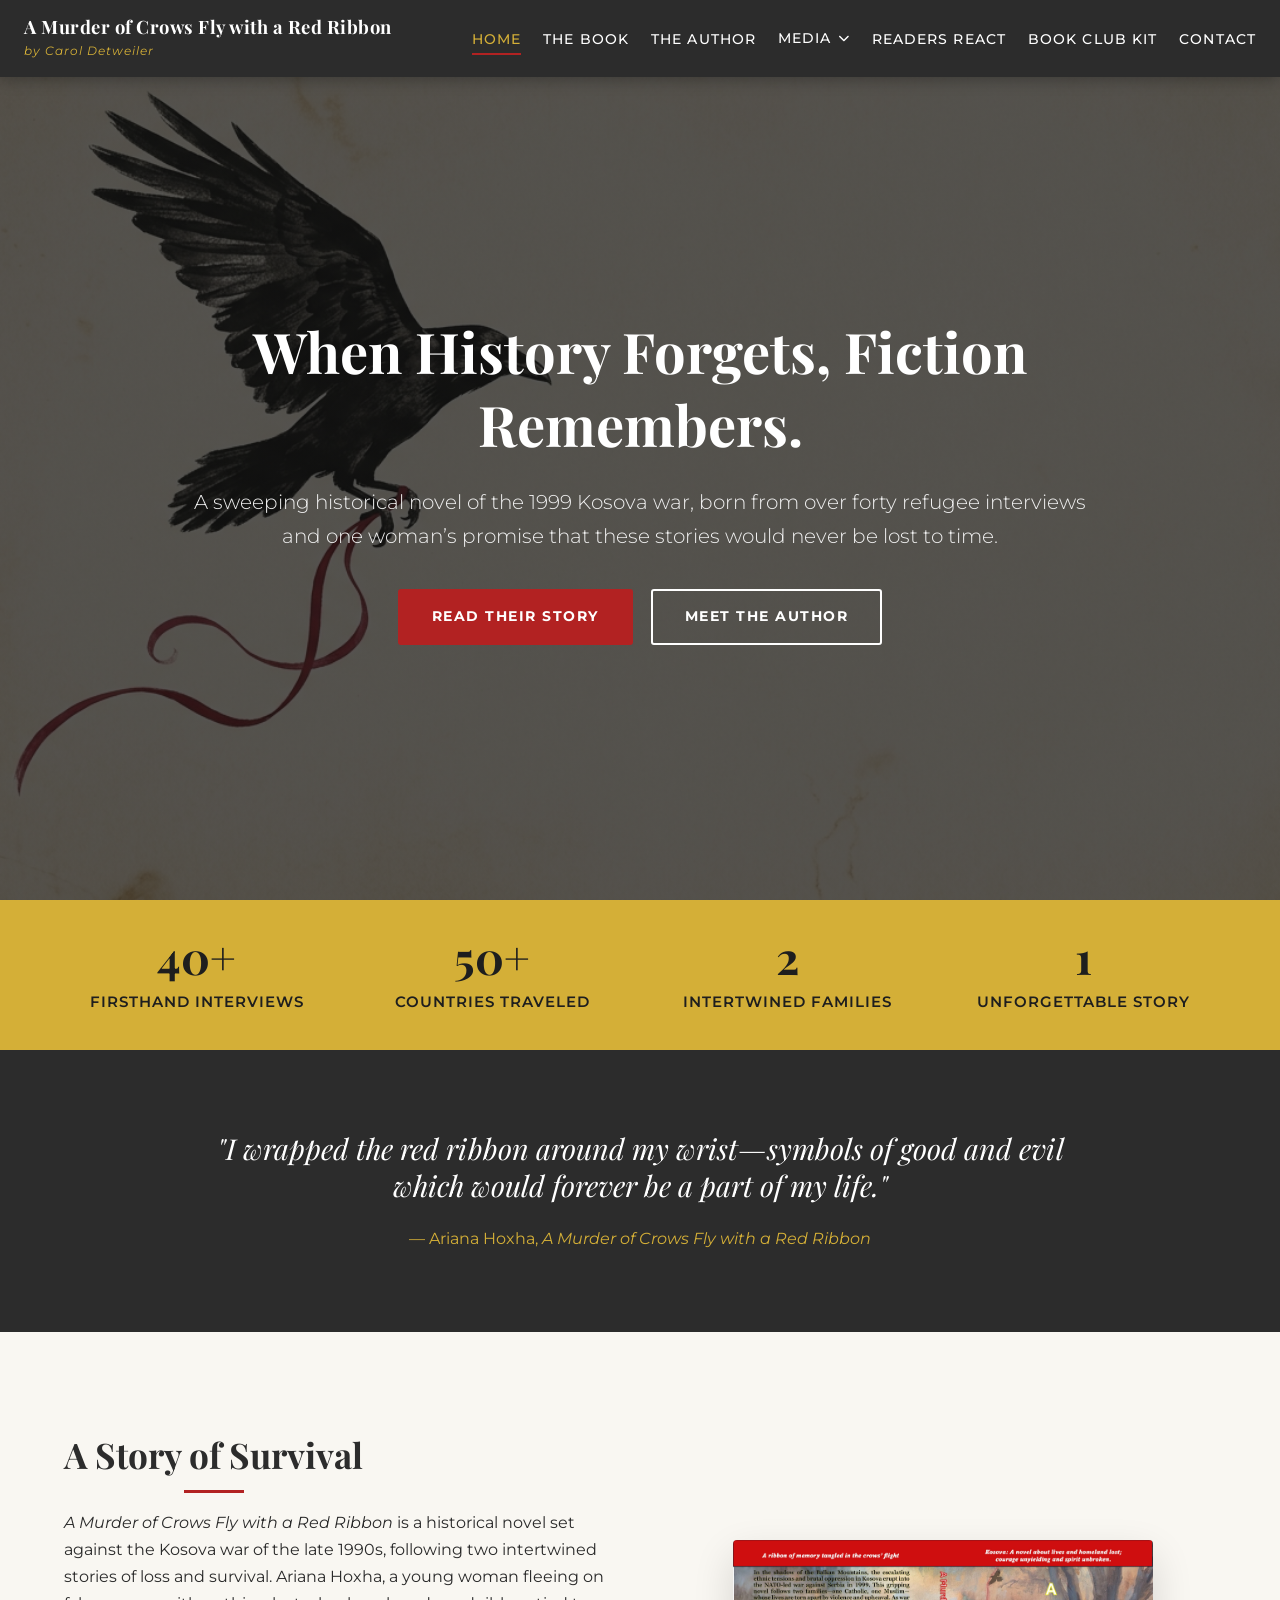
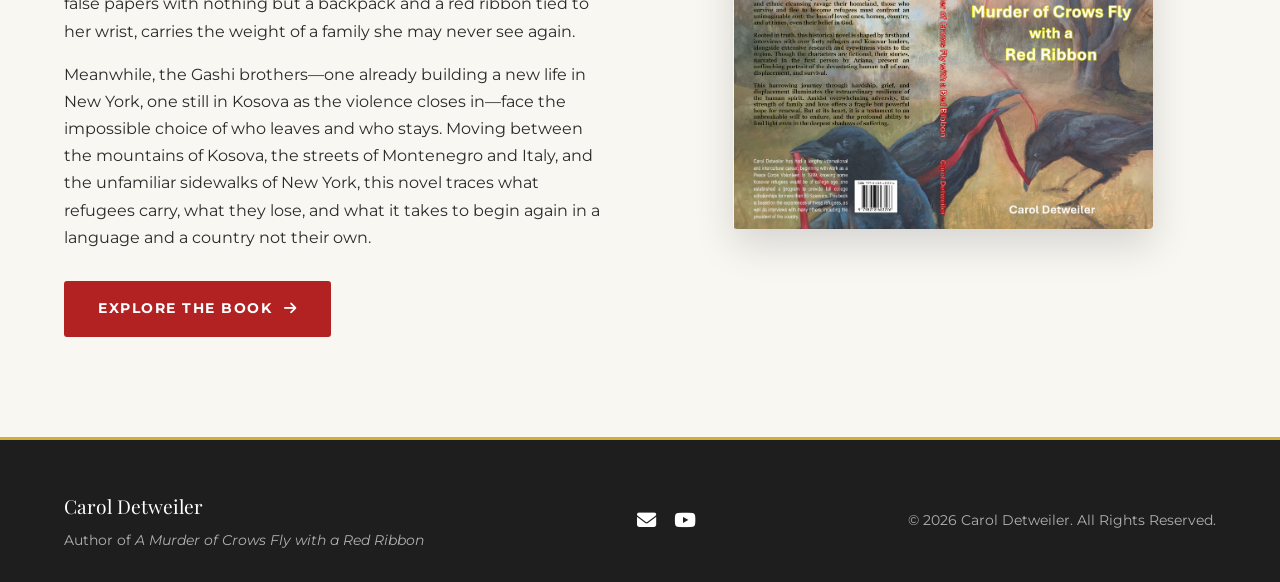
<file: index.html>
<!DOCTYPE html>
<html lang="en">
<head>
  <meta charset="UTF-8">
  <meta name="viewport" content="width=device-width, initial-scale=1.0">
  <title>A Murder of Crows Fly with a Red Ribbon | Carol Detweiler</title>
  <meta name="description" content="Official website of Carol Detweiler, author of 'A Murder of Crows Fly with a Red Ribbon' — a novel of the Kosova war and refugee resilience.">
  <link rel="icon" type="image/png" href="images/favicon.png">
  <link rel="apple-touch-icon" href="images/apple-touch-icon.png">
  <link href="https://fonts.googleapis.com/css2?family=Montserrat:ital,wght@0,300;0,400;0,600;0,700;1,400&family=Playfair+Display:ital,wght@0,400;0,700;1,400&display=swap" rel="stylesheet">
  <link rel="stylesheet" href="https://cdnjs.cloudflare.com/ajax/libs/font-awesome/6.4.0/css/all.min.css">
  <link rel="stylesheet" href="css/styles.css">
</head>
<body>

  <!-- Navigation -->
  <header>
    <nav class="navbar">
      <a href="index.html" class="logo">
        <span class="logo-title">A Murder of Crows Fly with a Red Ribbon</span>
        <span class="logo-author">by Carol Detweiler</span>
      </a>
      <ul class="nav-links">
        <li><a href="index.html" class="active">Home</a></li>
        <li><a href="about-book.html">The Book</a></li>
        <li><a href="about-author.html">The Author</a></li>
        <li class="dropdown">
          <a href="#" class="dropdown-toggle">Media <i class="fas fa-chevron-down"></i></a>
          <ul class="dropdown-menu">
            <li><a href="interview.html">The Interview</a></li>
            <li><a href="gallery.html">Photo Gallery</a></li>
          </ul>
        </li>
        <li><a href="readers-react.html">Readers React</a></li>
        <li><a href="book-club.html">Book Club Kit</a></li>
        <li><a href="contact.html">Contact</a></li>
      </ul>
      <div class="burger" aria-label="Toggle navigation menu">
        <div class="line1"></div>
        <div class="line2"></div>
        <div class="line3"></div>
      </div>
    </nav>
  </header>

  <main>
    <!-- Parallax Hero -->
    <section class="hero">
      <div class="hero-content">
        <h1>When History Forgets, Fiction Remembers.</h1>
        <p>A sweeping historical novel of the 1999 Kosova war, born from over forty refugee interviews and one woman’s promise that these stories would never be lost to time.</p>
        <div class="hero-btns">
          <a href="about-book.html" class="btn btn-primary">Read Their Story</a>
          <a href="about-author.html" class="btn btn-secondary">Meet the Author</a>
        </div>
      </div>
    </section>

    <!-- Impact Strip -->
    <section class="impact-strip">
      <div class="container">
        <div class="impact-grid">
          <div class="impact-item">
            <strong>40+</strong>
            <span>Firsthand Interviews</span>
          </div>
          <div class="impact-item">
            <strong>50+</strong>
            <span>Countries Traveled</span>
          </div>
          <div class="impact-item">
            <strong>2</strong>
            <span>Intertwined Families</span>
          </div>
          <div class="impact-item">
            <strong>1</strong>
            <span>Unforgettable Story</span>
          </div>
        </div>
      </div>
    </section>

    <!-- Featured Quote -->
    <section class="featured-quote-section">
      <div class="container">
        <blockquote>
          "I wrapped the red ribbon around my wrist—symbols of good and evil which would forever be a part of my life."
        </blockquote>
        <cite>— Ariana Hoxha, <em>A Murder of Crows Fly with a Red Ribbon</em></cite>
      </div>
    </section>

    <!-- Intro Section -->
    <section class="home-intro">
      <div class="container">
        <div class="intro-grid">
          <div class="intro-text">
            <h2 class="section-title">A Story of Survival</h2>
            <p><em>A Murder of Crows Fly with a Red Ribbon</em> is a historical novel set against the Kosova war of the late 1990s, following two intertwined stories of loss and survival. Ariana Hoxha, a young woman fleeing on false papers with nothing but a backpack and a red ribbon tied to her wrist, carries the weight of a family she may never see again.</p>
            <p style="margin-top: 16px;">Meanwhile, the Gashi brothers—one already building a new life in New York, one still in Kosova as the violence closes in—face the impossible choice of who leaves and who stays. Moving between the mountains of Kosova, the streets of Montenegro and Italy, and the unfamiliar sidewalks of New York, this novel traces what refugees carry, what they lose, and what it takes to begin again in a language and a country not their own.</p>
            <div style="margin-top: 30px;">
              <a href="about-book.html" class="btn btn-primary">Explore the Book <i class="fas fa-arrow-right" style="margin-left: 6px;"></i></a>
            </div>
          </div>
          <div class="intro-img">
            <img src="images/book-cover.jpg" alt="A Murder of Crows Fly with a Red Ribbon Cover" style="width: 100%; max-width: 420px; margin: 0 auto; box-shadow: var(--shadow-lg); border-radius: 4px;">
          </div>
        </div>
      </div>
    </section>
  </main>

  <!-- Footer -->
  <footer>
    <div class="container footer-content">
      <div>
        <div class="footer-logo">Carol Detweiler</div>
        <p style="font-size: 0.85rem; margin-top: 6px;">Author of <em>A Murder of Crows Fly with a Red Ribbon</em></p>
      </div>
      <div class="footer-socials">
        <a href="mailto:CrowsRedRibbon@gmail.com" title="Email Carol"><i class="fas fa-envelope"></i></a>
        <a href="https://www.youtube.com/watch?v=UgVMq9b5Pu4" target="_blank" title="YouTube Interview"><i class="fab fa-youtube"></i></a>
      </div>
      <p style="font-size: 0.85rem;">&copy; 2026 Carol Detweiler. All Rights Reserved.</p>
    </div>
  </footer>

  <script src="js/scripts.js"></script>
</body>
</html>
</file>
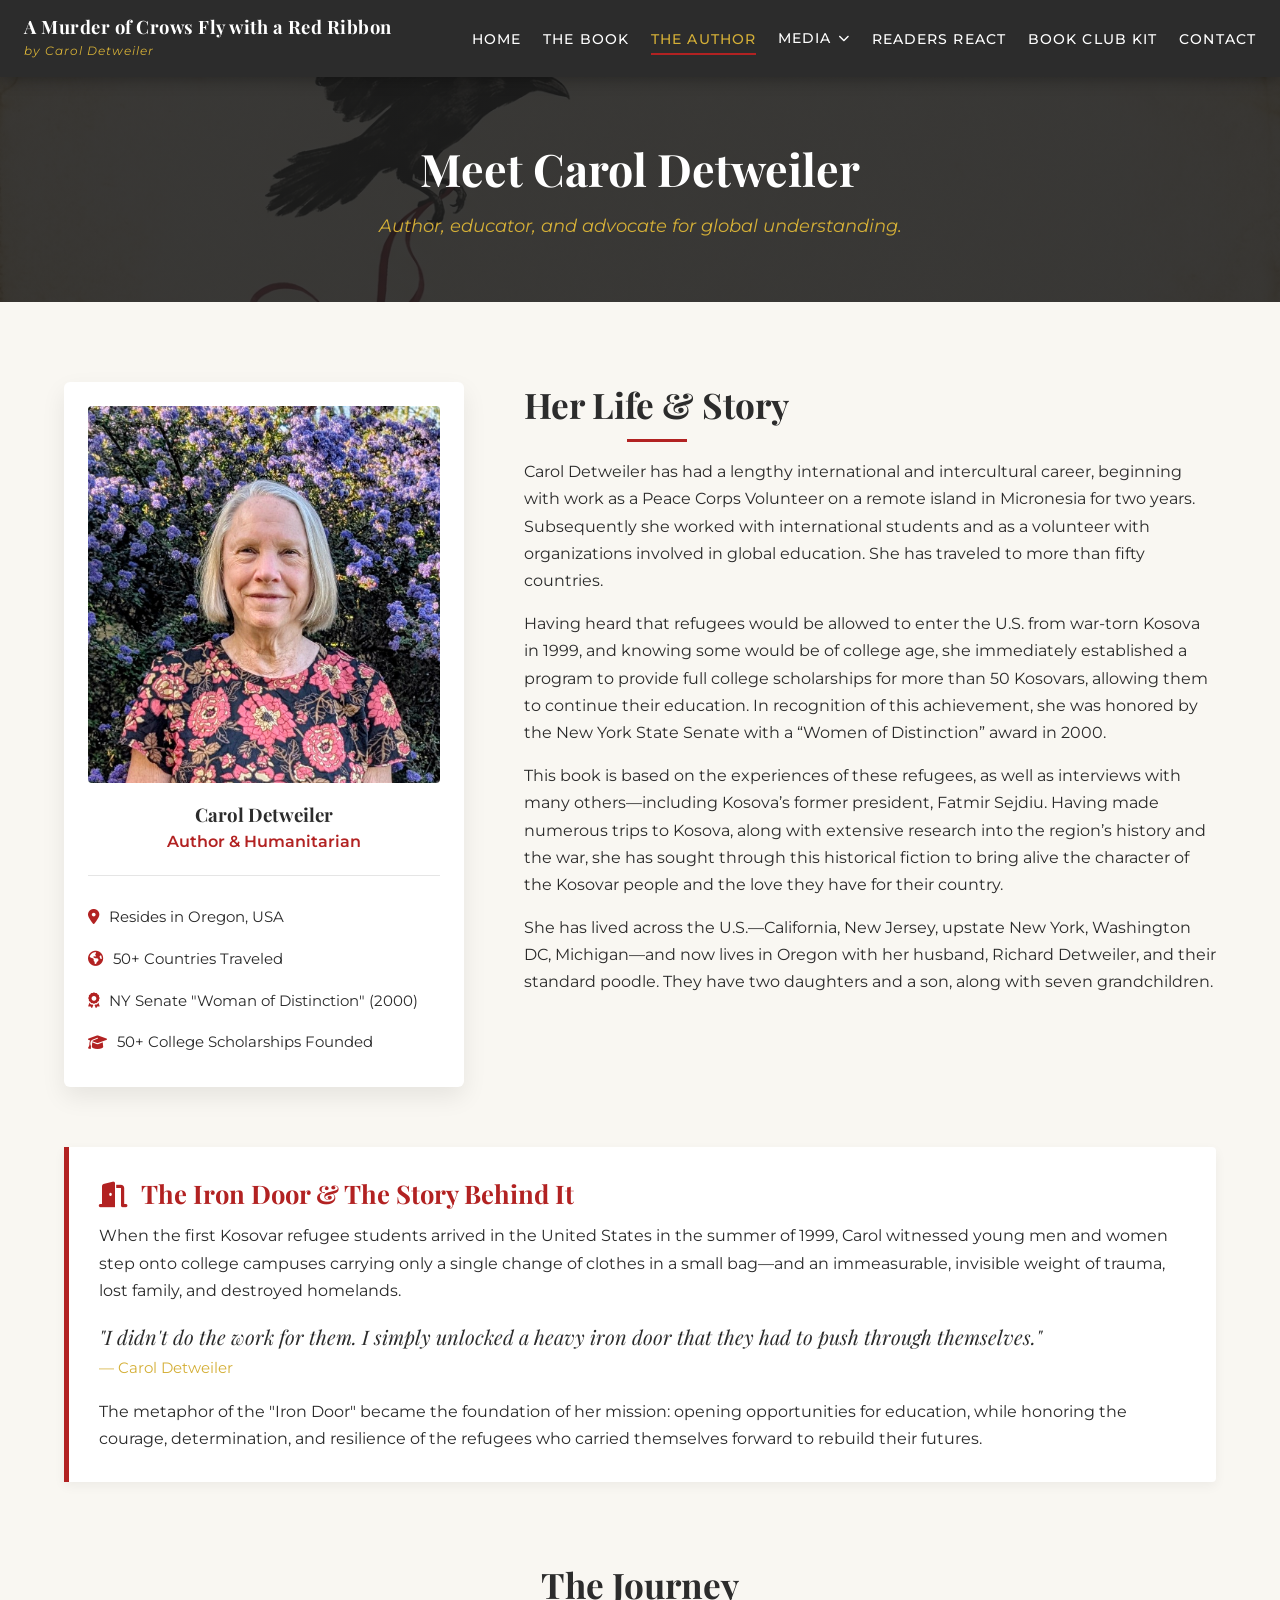
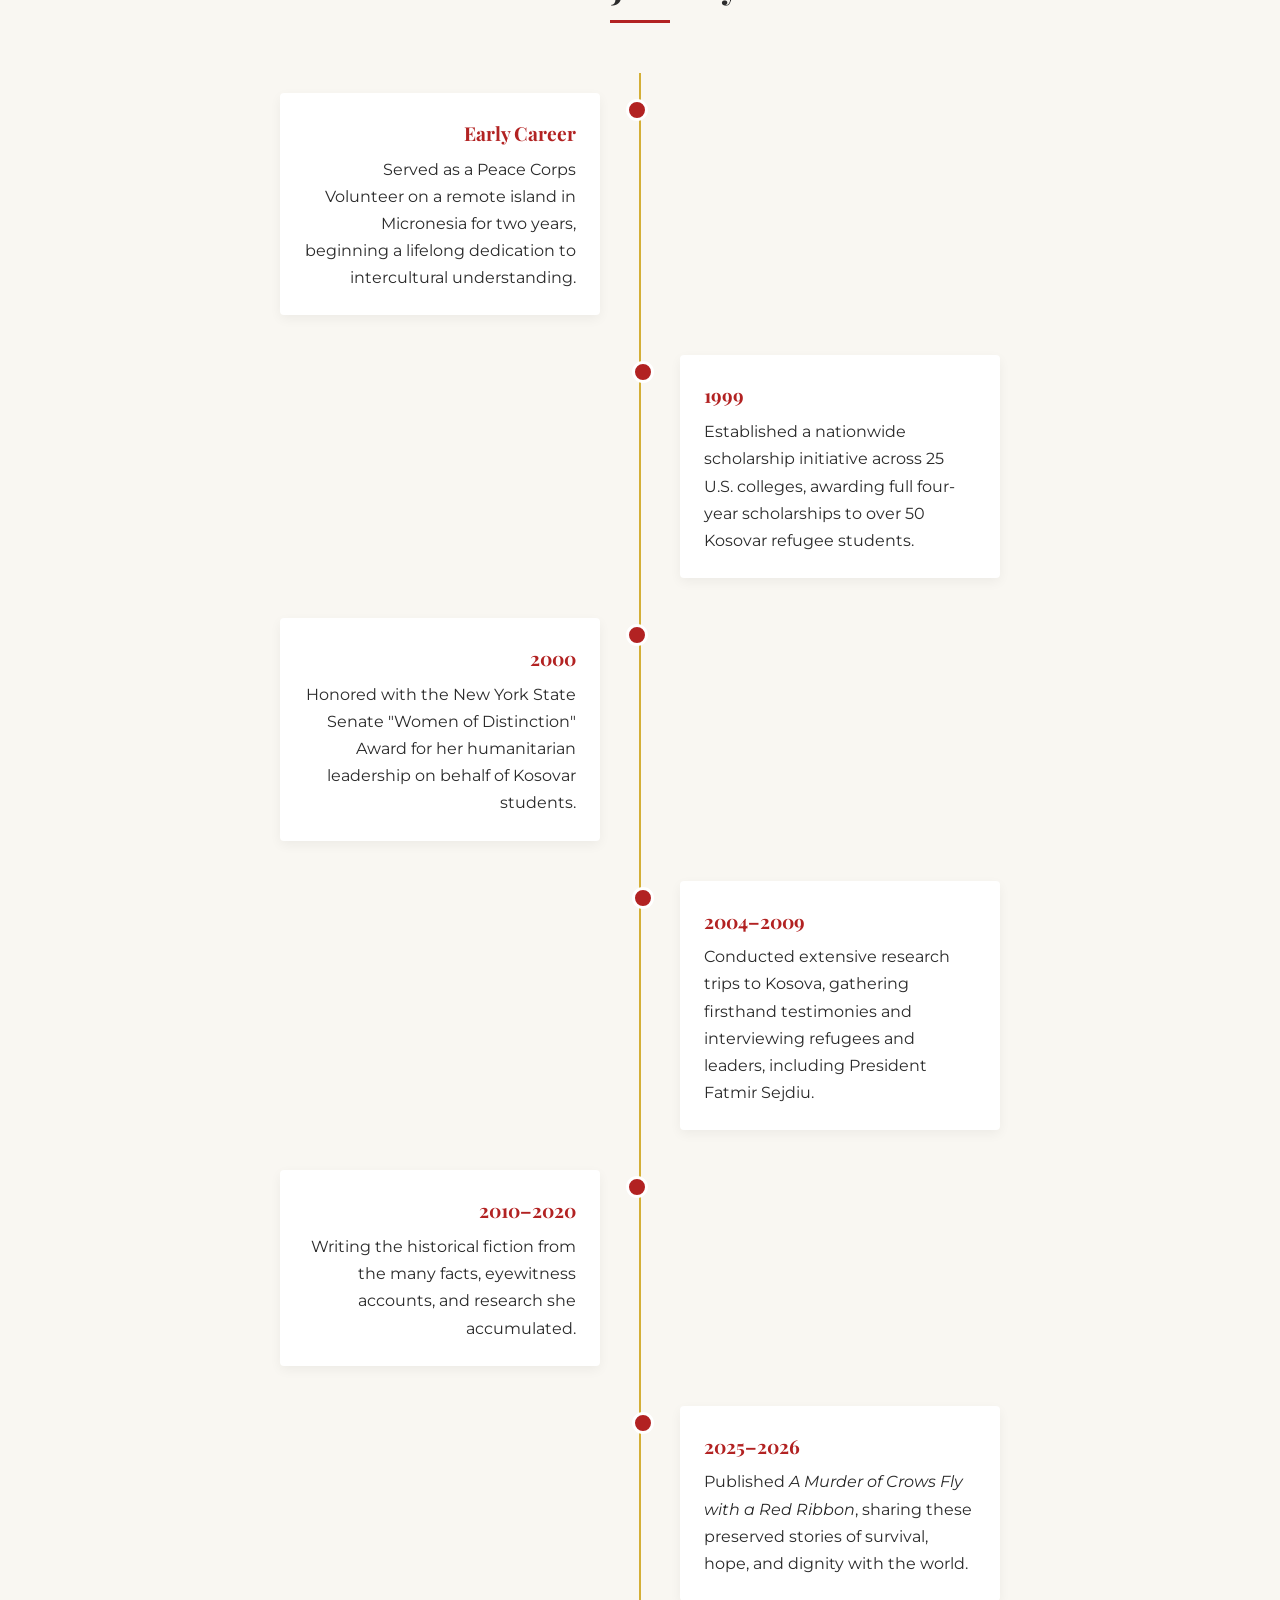
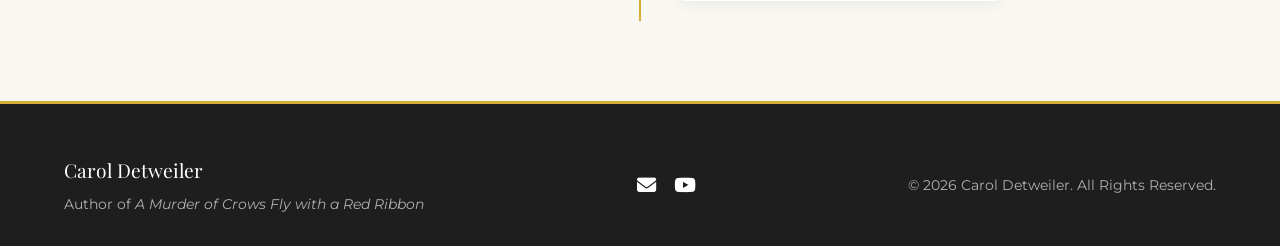
<file: about-author.html>
<!DOCTYPE html>
<html lang="en">
<head>
  <meta charset="UTF-8">
  <meta name="viewport" content="width=device-width, initial-scale=1.0">
  <title>About the Author | Carol Detweiler</title>
  <link rel="icon" type="image/png" href="images/favicon.png">
  <link rel="apple-touch-icon" href="images/apple-touch-icon.png">
  <link href="https://fonts.googleapis.com/css2?family=Montserrat:ital,wght@0,300;0,400;0,600;0,700;1,400&family=Playfair+Display:ital,wght@0,400;0,700;1,400&display=swap" rel="stylesheet">
  <link rel="stylesheet" href="https://cdnjs.cloudflare.com/ajax/libs/font-awesome/6.4.0/css/all.min.css">
  <link rel="stylesheet" href="css/styles.css">
</head>
<body>

  <!-- Navigation -->
  <header>
    <nav class="navbar">
      <a href="index.html" class="logo">
        <span class="logo-title">A Murder of Crows Fly with a Red Ribbon</span>
        <span class="logo-author">by Carol Detweiler</span>
      </a>
      <ul class="nav-links">
        <li><a href="index.html">Home</a></li>
        <li><a href="about-book.html">The Book</a></li>
        <li><a href="about-author.html" class="active">The Author</a></li>
        <li class="dropdown">
          <a href="#" class="dropdown-toggle">Media <i class="fas fa-chevron-down"></i></a>
          <ul class="dropdown-menu">
            <li><a href="interview.html">The Interview</a></li>
            <li><a href="gallery.html">Photo Gallery</a></li>
          </ul>
        </li>
        <li><a href="readers-react.html">Readers React</a></li>
        <li><a href="book-club.html">Book Club Kit</a></li>
        <li><a href="contact.html">Contact</a></li>
      </ul>
      <div class="burger"><div class="line1"></div><div class="line2"></div><div class="line3"></div></div>
    </nav>
  </header>

  <main>
    <section class="page-header">
      <div class="container">
        <h1>Meet Carol Detweiler</h1>
        <p>Author, educator, and advocate for global understanding.</p>
      </div>
    </section>

    <section class="section-padding">
      <div class="container">
        <div class="author-grid">
          <!-- Portrait & Facts -->
          <div class="author-card">
            <img src="images/carol-portrait.jpg" alt="Carol Detweiler Portrait">
            <h3>Carol Detweiler</h3>
            <p style="color: var(--crimson); font-weight: 600;">Author & Humanitarian</p>
            <ul class="quick-facts">
              <li><i class="fas fa-map-marker-alt"></i> Resides in Oregon, USA</li>
              <li><i class="fas fa-globe-americas"></i> 50+ Countries Traveled</li>
              <li><i class="fas fa-award"></i> NY Senate "Woman of Distinction" (2000)</li>
              <li><i class="fas fa-graduation-cap"></i> 50+ College Scholarships Founded</li>
            </ul>
          </div>

          <!-- Biography -->
          <div class="author-bio">
            <h2 class="section-title">Her Life & Story</h2>
            <p>Carol Detweiler has had a lengthy international and intercultural career, beginning with work as a Peace Corps Volunteer on a remote island in Micronesia for two years. Subsequently she worked with international students and as a volunteer with organizations involved in global education. She has traveled to more than fifty countries.</p>
            <p style="margin-top: 16px;">Having heard that refugees would be allowed to enter the U.S. from war-torn Kosova in 1999, and knowing some would be of college age, she immediately established a program to provide full college scholarships for more than 50 Kosovars, allowing them to continue their education. In recognition of this achievement, she was honored by the New York State Senate with a “Women of Distinction” award in 2000.</p>
            <p style="margin-top: 16px;">This book is based on the experiences of these refugees, as well as interviews with many others—including Kosova’s former president, Fatmir Sejdiu. Having made numerous trips to Kosova, along with extensive research into the region’s history and the war, she has sought through this historical fiction to bring alive the character of the Kosovar people and the love they have for their country.</p>
            <p style="margin-top: 16px;">She has lived across the U.S.—California, New Jersey, upstate New York, Washington DC, Michigan—and now lives in Oregon with her husband, Richard Detweiler, and their standard poodle. They have two daughters and a son, along with seven grandchildren.</p>
          </div>
        </div>

        <!-- The Iron Door & The Story Behind It -->
        <div class="note-box" style="margin-top: 60px; background: #FFFFFF; border-left: 5px solid var(--crimson); box-shadow: var(--shadow-sm);">
          <h3 style="color: var(--crimson); font-size: 1.6rem; margin-bottom: 12px;"><i class="fas fa-door-open" style="margin-right: 8px;"></i> The Iron Door &amp; The Story Behind It</h3>
          <p>When the first Kosovar refugee students arrived in the United States in the summer of 1999, Carol witnessed young men and women step onto college campuses carrying only a single change of clothes in a small bag—and an immeasurable, invisible weight of trauma, lost family, and destroyed homelands.</p>
          <blockquote style="font-size: 1.25rem; font-style: italic; margin: 20px 0; color: var(--charcoal); border-left: none; padding-left: 0;">
            "I didn't do the work for them. I simply unlocked a heavy iron door that they had to push through themselves."
            <cite style="display: block; font-size: 0.95rem; color: var(--gold); font-family: 'Montserrat', sans-serif; font-style: normal; margin-top: 8px;">— Carol Detweiler</cite>
          </blockquote>
          <p>The metaphor of the "Iron Door" became the foundation of her mission: opening opportunities for education, while honoring the courage, determination, and resilience of the refugees who carried themselves forward to rebuild their futures.</p>
        </div>

        <!-- The Journey Timeline -->
        <div style="margin-top: 80px;">
          <h2 class="section-title text-center" style="display: block;">The Journey</h2>
          <div class="timeline">
            <div class="timeline-item left">
              <div class="timeline-content">
                <div class="timeline-date">Early Career</div>
                <p>Served as a Peace Corps Volunteer on a remote island in Micronesia for two years, beginning a lifelong dedication to intercultural understanding.</p>
              </div>
            </div>
            <div class="timeline-item right">
              <div class="timeline-content">
                <div class="timeline-date">1999</div>
                <p>Established a nationwide scholarship initiative across 25 U.S. colleges, awarding full four-year scholarships to over 50 Kosovar refugee students.</p>
              </div>
            </div>
            <div class="timeline-item left">
              <div class="timeline-content">
                <div class="timeline-date">2000</div>
                <p>Honored with the New York State Senate "Women of Distinction" Award for her humanitarian leadership on behalf of Kosovar students.</p>
              </div>
            </div>
            <div class="timeline-item right">
              <div class="timeline-content">
                <div class="timeline-date">2004–2009</div>
                <p>Conducted extensive research trips to Kosova, gathering firsthand testimonies and interviewing refugees and leaders, including President Fatmir Sejdiu.</p>
              </div>
            </div>
            <div class="timeline-item left">
              <div class="timeline-content">
                <div class="timeline-date">2010–2020</div>
                <p>Writing the historical fiction from the many facts, eyewitness accounts, and research she accumulated.</p>
              </div>
            </div>
            <div class="timeline-item right">
              <div class="timeline-content">
                <div class="timeline-date">2025–2026</div>
                <p>Published <em>A Murder of Crows Fly with a Red Ribbon</em>, sharing these preserved stories of survival, hope, and dignity with the world.</p>
              </div>
            </div>
          </div>
        </div>
      </div>
    </section>
  </main>

  <footer>
    <div class="container footer-content">
      <div>
        <div class="footer-logo">Carol Detweiler</div>
        <p style="font-size: 0.85rem; margin-top: 6px;">Author of <em>A Murder of Crows Fly with a Red Ribbon</em></p>
      </div>
      <div class="footer-socials">
        <a href="mailto:CrowsRedRibbon@gmail.com"><i class="fas fa-envelope"></i></a>
        <a href="https://www.youtube.com/watch?v=UgVMq9b5Pu4" target="_blank"><i class="fab fa-youtube"></i></a>
      </div>
      <p style="font-size: 0.85rem;">&copy; 2026 Carol Detweiler. All Rights Reserved.</p>
    </div>
  </footer>
  <script src="js/scripts.js"></script>
</body>
</html>
</file>
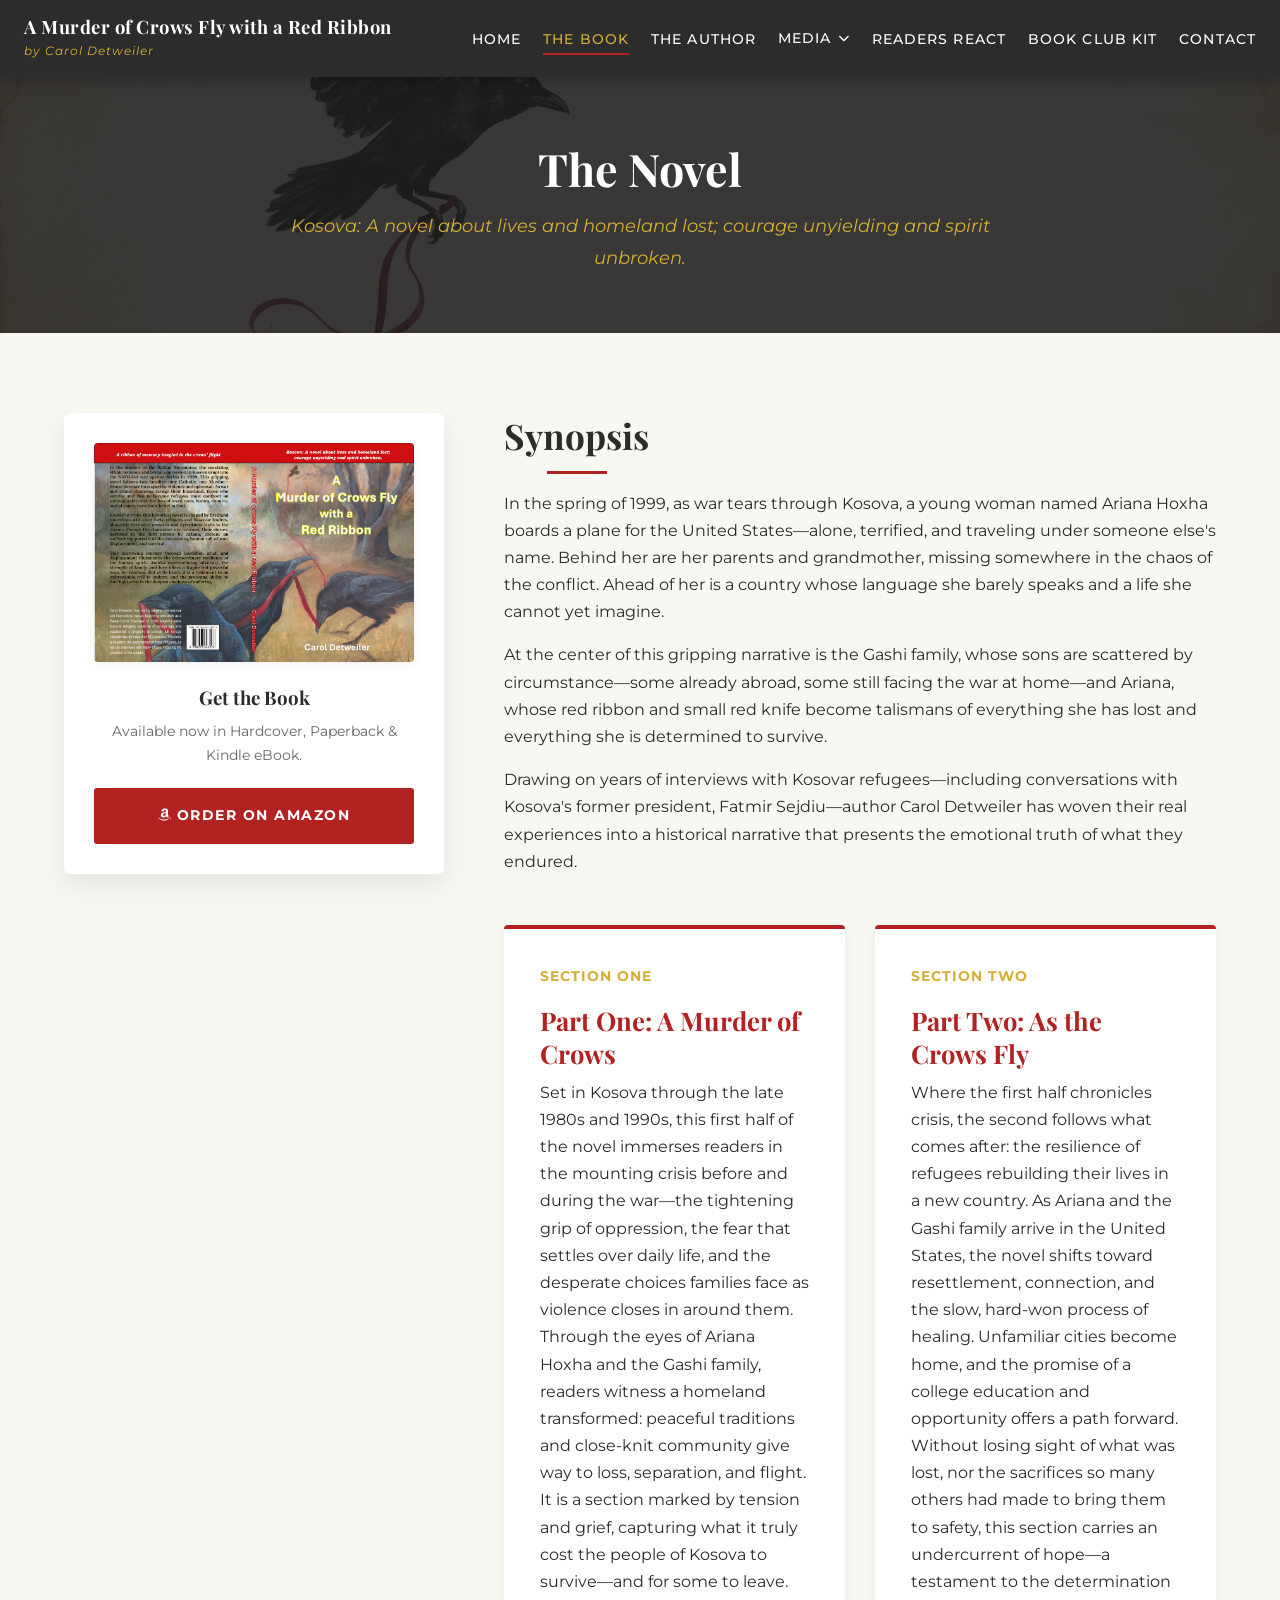
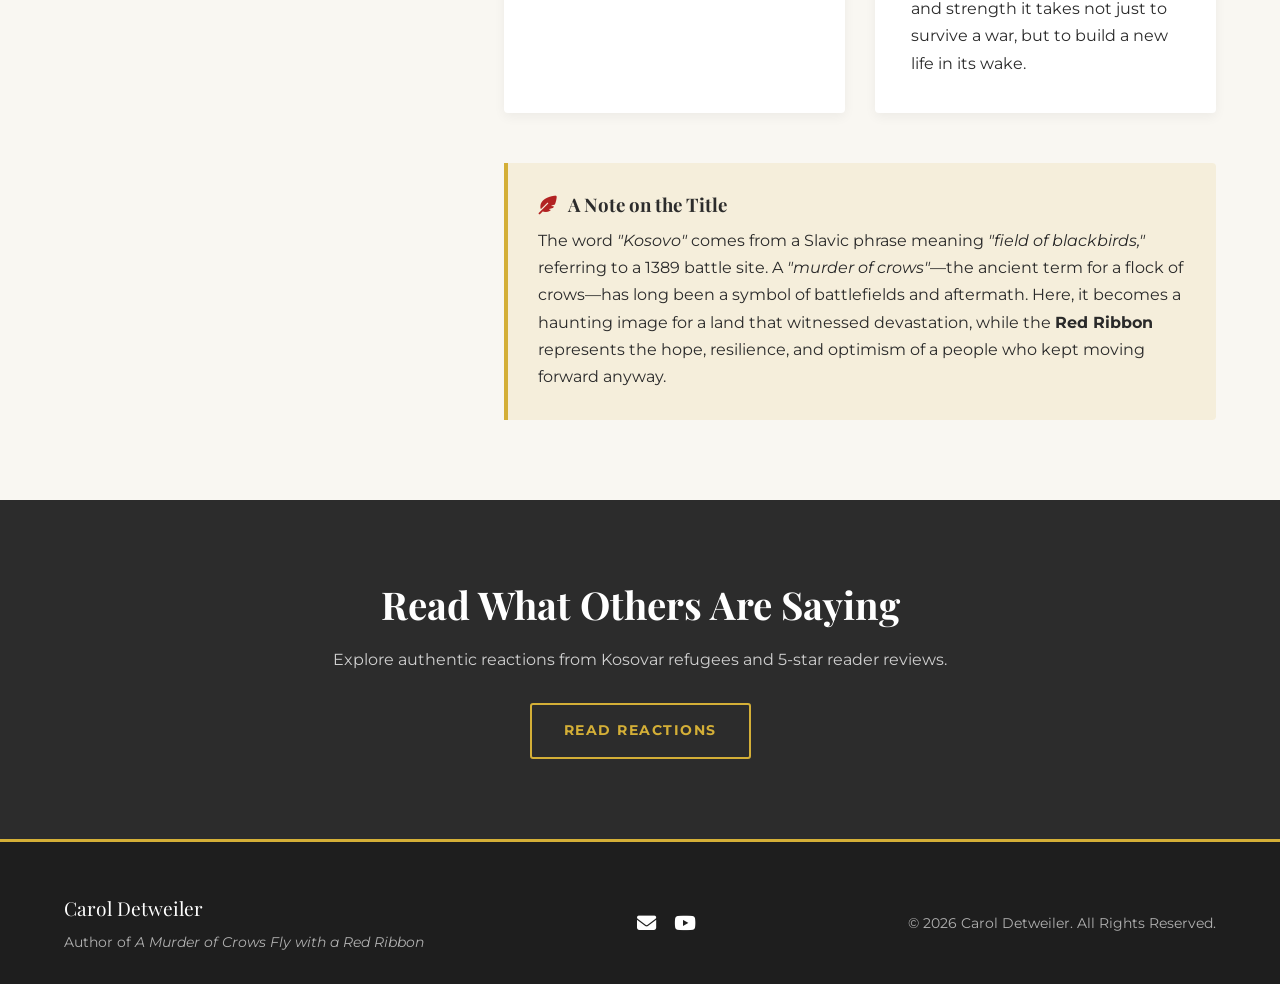
<file: about-book.html>
<!DOCTYPE html>
<html lang="en">
<head>
  <meta charset="UTF-8">
  <meta name="viewport" content="width=device-width, initial-scale=1.0">
  <title>About the Book | A Murder of Crows Fly with a Red Ribbon</title>
  <link rel="icon" type="image/png" href="images/favicon.png">
  <link rel="apple-touch-icon" href="images/apple-touch-icon.png">
  <link href="https://fonts.googleapis.com/css2?family=Montserrat:ital,wght@0,300;0,400;0,600;0,700;1,400&family=Playfair+Display:ital,wght@0,400;0,700;1,400&display=swap" rel="stylesheet">
  <link rel="stylesheet" href="https://cdnjs.cloudflare.com/ajax/libs/font-awesome/6.4.0/css/all.min.css">
  <link rel="stylesheet" href="css/styles.css">
</head>
<body>

  <!-- Navigation -->
  <header>
    <nav class="navbar">
      <a href="index.html" class="logo">
        <span class="logo-title">A Murder of Crows Fly with a Red Ribbon</span>
        <span class="logo-author">by Carol Detweiler</span>
      </a>
      <ul class="nav-links">
        <li><a href="index.html">Home</a></li>
        <li><a href="about-book.html" class="active">The Book</a></li>
        <li><a href="about-author.html">The Author</a></li>
        <li class="dropdown">
          <a href="#" class="dropdown-toggle">Media <i class="fas fa-chevron-down"></i></a>
          <ul class="dropdown-menu">
            <li><a href="interview.html">The Interview</a></li>
            <li><a href="gallery.html">Photo Gallery</a></li>
          </ul>
        </li>
        <li><a href="readers-react.html">Readers React</a></li>
        <li><a href="book-club.html">Book Club Kit</a></li>
        <li><a href="contact.html">Contact</a></li>
      </ul>
      <div class="burger"><div class="line1"></div><div class="line2"></div><div class="line3"></div></div>
    </nav>
  </header>

  <main>
    <section class="page-header">
      <div class="container">
        <h1>The Novel</h1>
        <p>Kosova: A novel about lives and homeland lost; courage unyielding and spirit unbroken.</p>
      </div>
    </section>

    <section class="section-padding">
      <div class="container">
        <div class="book-overview-grid">
          <!-- Sidebar with Direct Amazon Purchase -->
          <div class="book-sidebar">
            <img src="images/book-cover.jpg" alt="A Murder of Crows Fly with a Red Ribbon">
            <h3>Get the Book</h3>
            <p style="font-size: 0.9rem; color: var(--text-muted); margin: 8px 0 16px;">Available now in Hardcover, Paperback & Kindle eBook.</p>
            <div class="purchase-links">
              <a href="https://www.amazon.com/dp/B0FV8RF5YW?lv=shuf&channelId=500&plpRedirect=mhFallback" target="_blank" rel="noopener noreferrer" class="btn btn-primary"><i class="fab fa-amazon"></i> Order on Amazon</a>
            </div>
          </div>

          <!-- Main Content -->
          <div class="book-main-text">
            <h2 class="section-title">Synopsis</h2>
            <p>In the spring of 1999, as war tears through Kosova, a young woman named Ariana Hoxha boards a plane for the United States—alone, terrified, and traveling under someone else's name. Behind her are her parents and grandmother, missing somewhere in the chaos of the conflict. Ahead of her is a country whose language she barely speaks and a life she cannot yet imagine.</p>
            <p style="margin-top: 16px;">At the center of this gripping narrative is the Gashi family, whose sons are scattered by circumstance—some already abroad, some still facing the war at home—and Ariana, whose red ribbon and small red knife become talismans of everything she has lost and everything she is determined to survive.</p>
            <p style="margin-top: 16px;">Drawing on years of interviews with Kosovar refugees—including conversations with Kosova's former president, Fatmir Sejdiu—author Carol Detweiler has woven their real experiences into a historical narrative that presents the emotional truth of what they endured.</p>

            <!-- A Story in Two Parts -->
            <div class="parts-grid">
              <div class="part-card">
                <div class="part-meta">Section One</div>
                <h3>Part One: A Murder of Crows</h3>
                <p>Set in Kosova through the late 1980s and 1990s, this first half of the novel immerses readers in the mounting crisis before and during the war—the tightening grip of oppression, the fear that settles over daily life, and the desperate choices families face as violence closes in around them. Through the eyes of Ariana Hoxha and the Gashi family, readers witness a homeland transformed: peaceful traditions and close-knit community give way to loss, separation, and flight. It is a section marked by tension and grief, capturing what it truly cost the people of Kosova to survive—and for some to leave.</p>
              </div>
              <div class="part-card">
                <div class="part-meta">Section Two</div>
                <h3>Part Two: As the Crows Fly</h3>
                <p>Where the first half chronicles crisis, the second follows what comes after: the resilience of refugees rebuilding their lives in a new country. As Ariana and the Gashi family arrive in the United States, the novel shifts toward resettlement, connection, and the slow, hard-won process of healing. Unfamiliar cities become home, and the promise of a college education and opportunity offers a path forward. Without losing sight of what was lost, nor the sacrifices so many others had made to bring them to safety, this section carries an undercurrent of hope—a testament to the determination and strength it takes not just to survive a war, but to build a new life in its wake.</p>
              </div>
            </div>

            <!-- Note on the Title -->
            <div class="note-box">
              <h3 style="color: var(--charcoal); margin-bottom: 10px;"><i class="fas fa-feather-alt" style="color: var(--crimson); margin-right: 8px;"></i> A Note on the Title</h3>
              <p>The word <em>"Kosovo"</em> comes from a Slavic phrase meaning <em>"field of blackbirds,"</em> referring to a 1389 battle site. A <em>"murder of crows"</em>—the ancient term for a flock of crows—has long been a symbol of battlefields and aftermath. Here, it becomes a haunting image for a land that witnessed devastation, while the <strong>Red Ribbon</strong> represents the hope, resilience, and optimism of a people who kept moving forward anyway.</p>
            </div>
          </div>
        </div>
      </div>
    </section>

    <!-- CTA Band -->
    <section class="cta-band">
      <div class="container">
        <h2>Read What Others Are Saying</h2>
        <p>Explore authentic reactions from Kosovar refugees and 5-star reader reviews.</p>
        <a href="readers-react.html" class="btn btn-secondary">Read Reactions</a>
      </div>
    </section>
  </main>

  <footer>
    <div class="container footer-content">
      <div>
        <div class="footer-logo">Carol Detweiler</div>
        <p style="font-size: 0.85rem; margin-top: 6px;">Author of <em>A Murder of Crows Fly with a Red Ribbon</em></p>
      </div>
      <div class="footer-socials">
        <a href="mailto:CrowsRedRibbon@gmail.com"><i class="fas fa-envelope"></i></a>
        <a href="https://www.youtube.com/watch?v=UgVMq9b5Pu4" target="_blank"><i class="fab fa-youtube"></i></a>
      </div>
      <p style="font-size: 0.85rem;">&copy; 2026 Carol Detweiler. All Rights Reserved.</p>
    </div>
  </footer>
  <script src="js/scripts.js"></script>
</body>
</html>
</file>
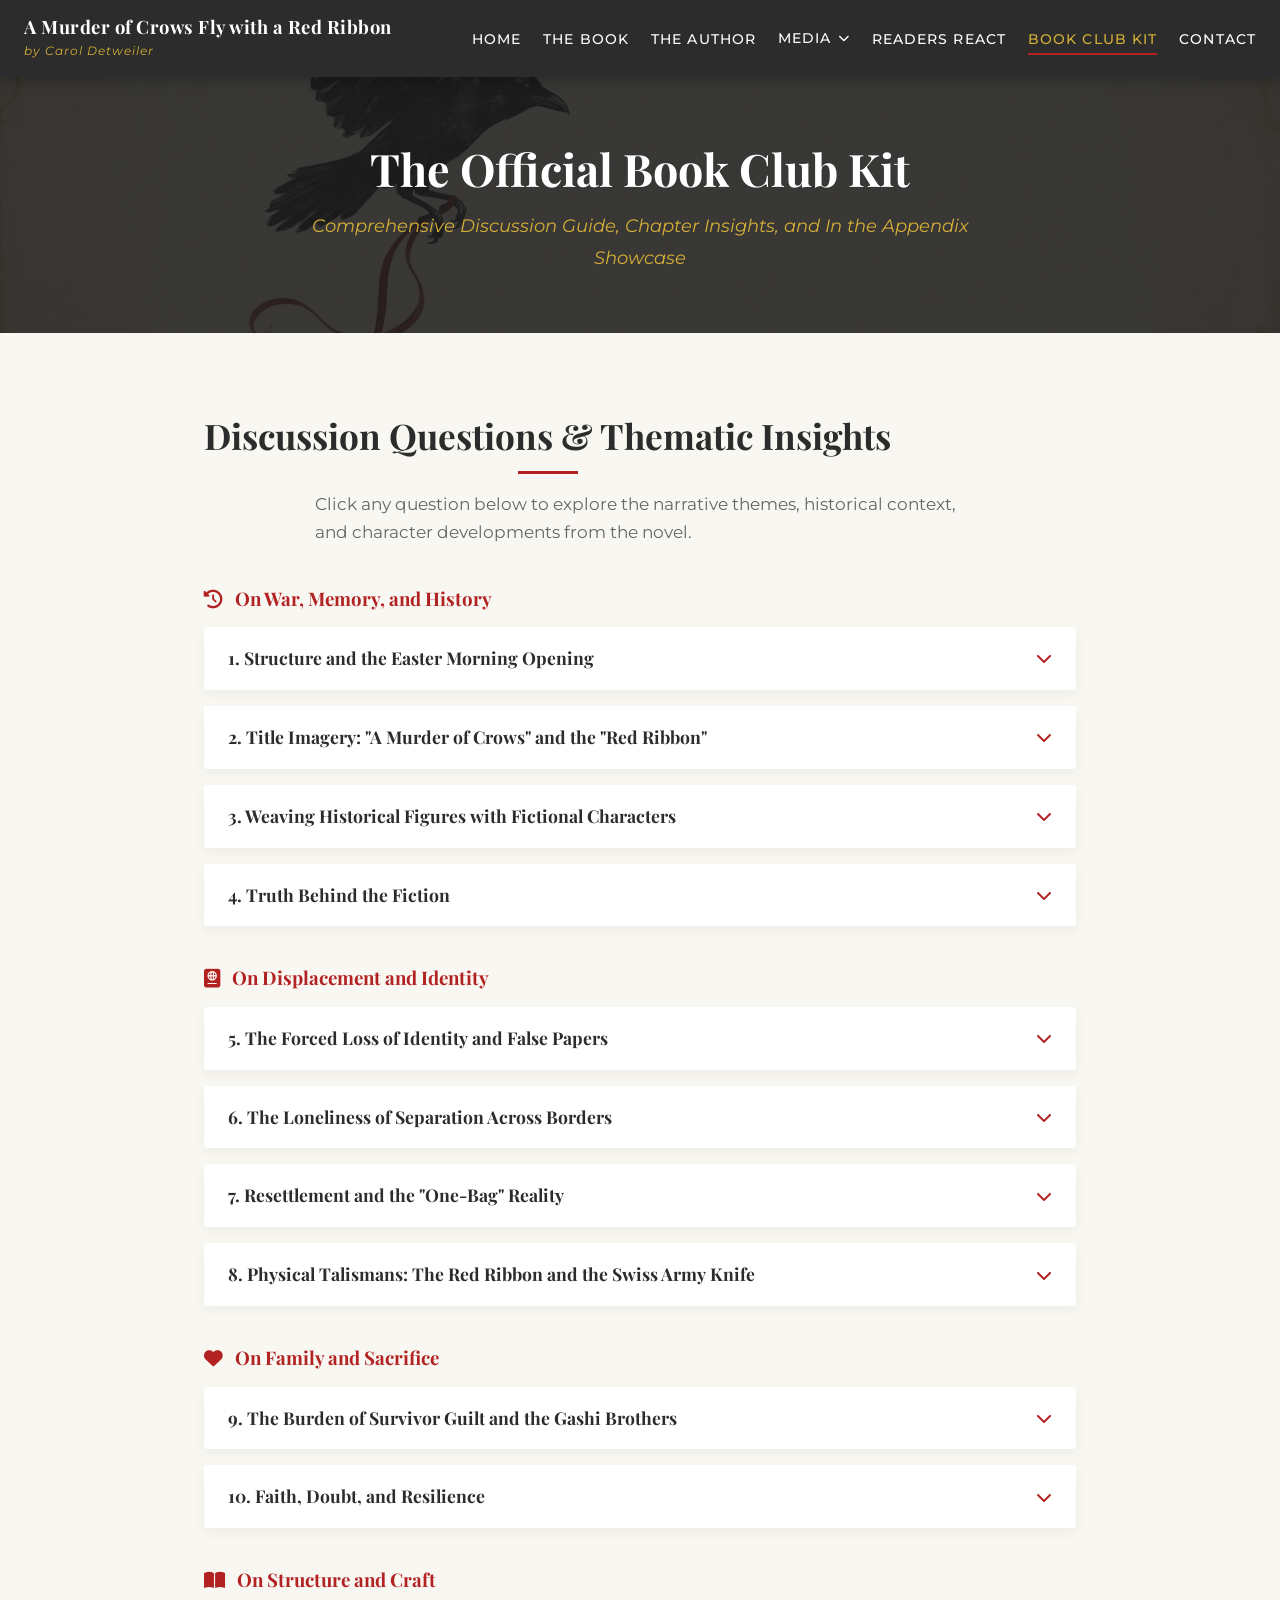
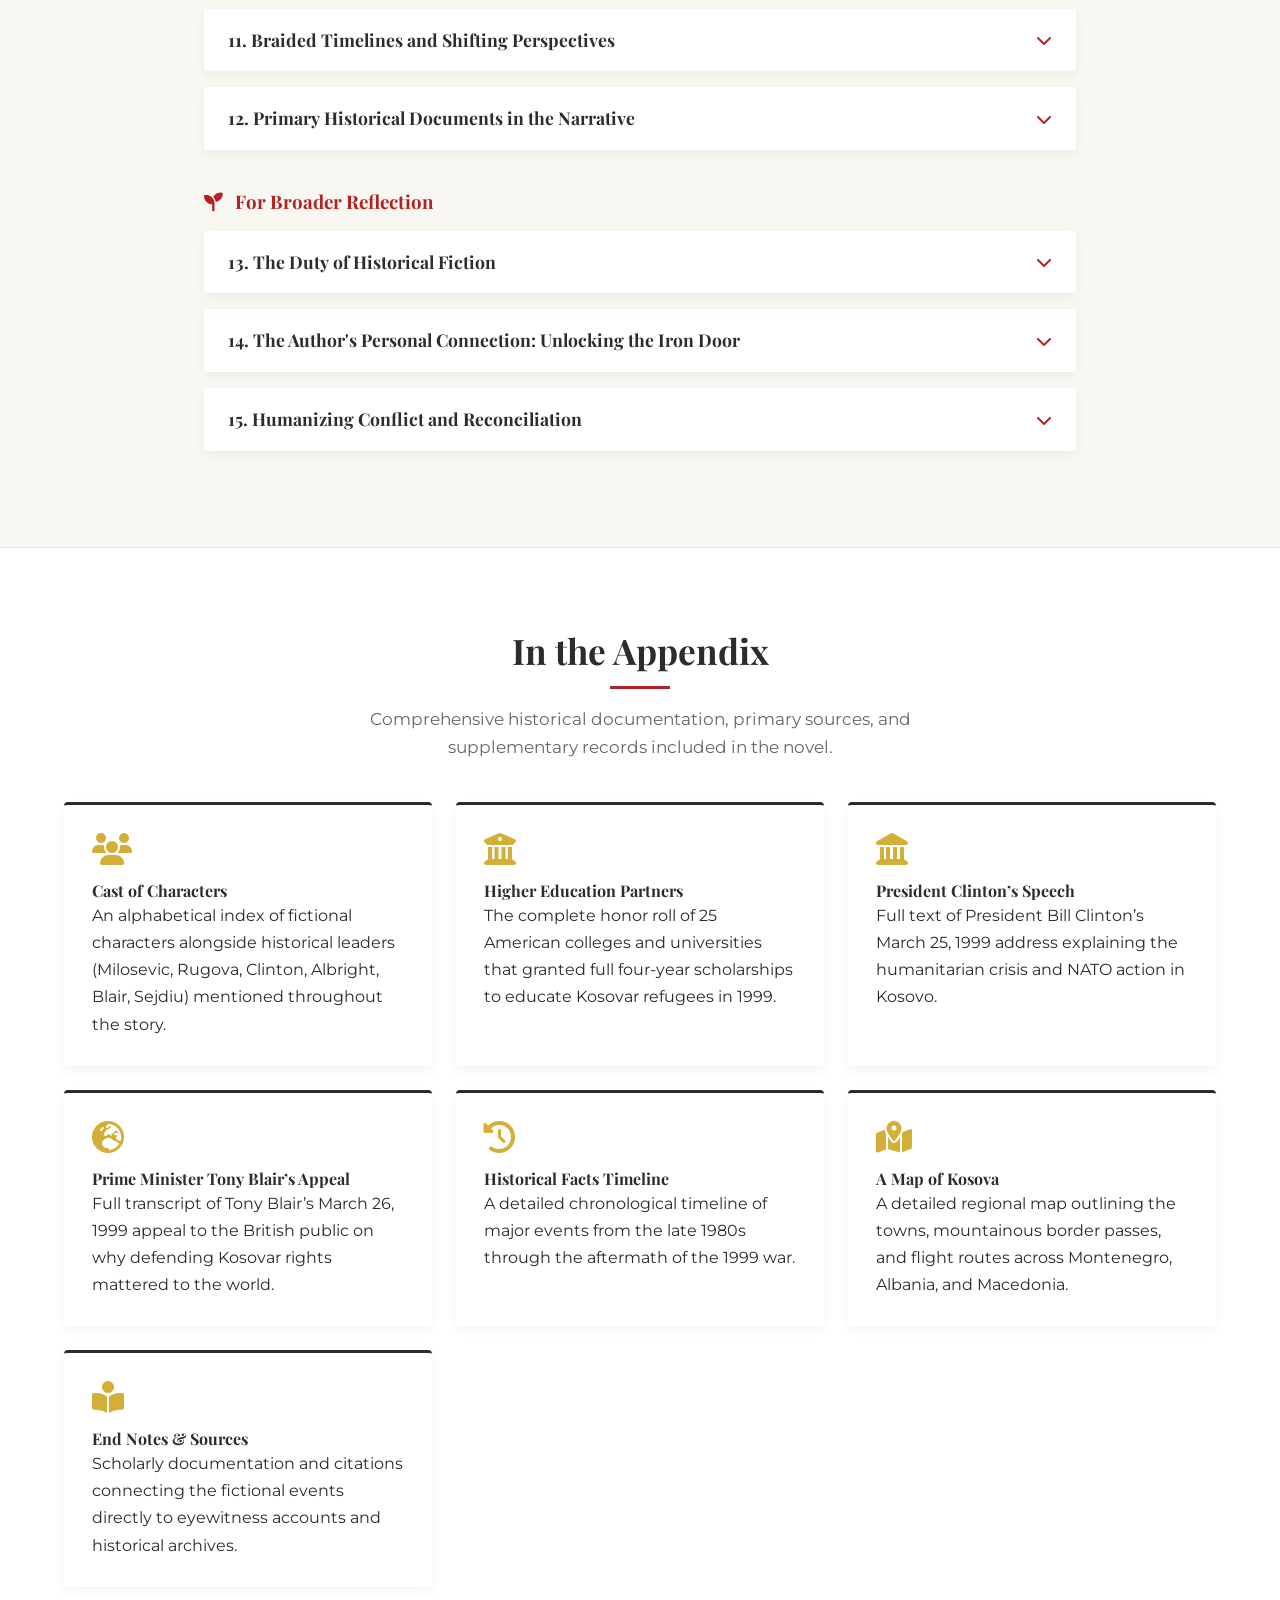
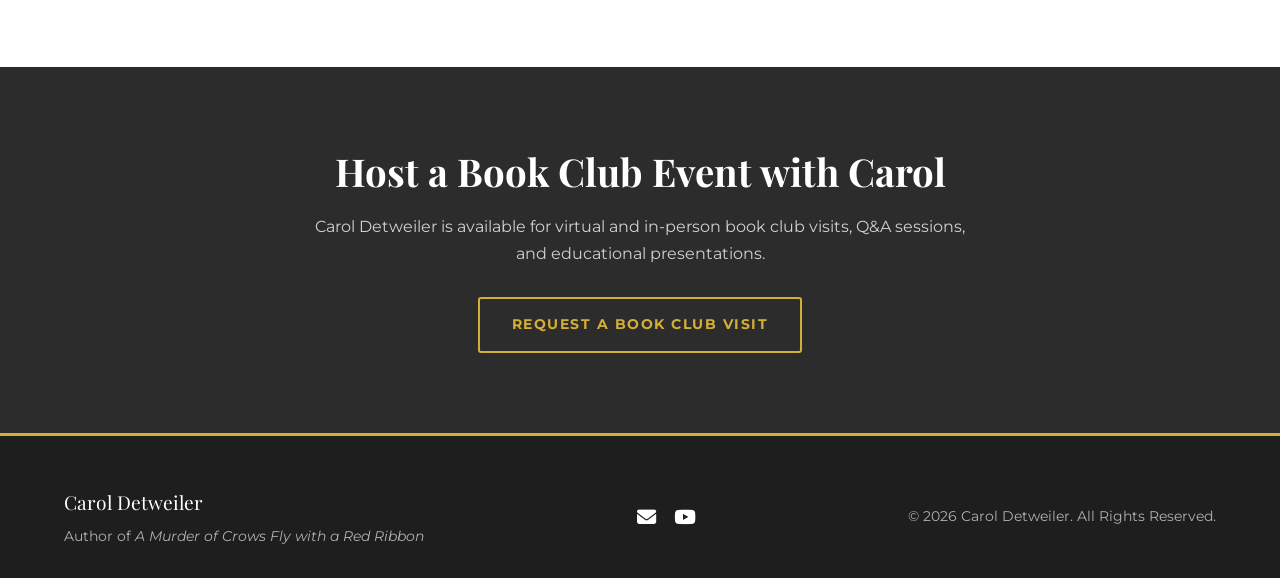
<file: book-club.html>
<!DOCTYPE html>
<html lang="en">
<head>
  <meta charset="UTF-8">
  <meta name="viewport" content="width=device-width, initial-scale=1.0">
  <title>Book Club Kit & In the Appendix | Carol Detweiler</title>
  <link rel="icon" type="image/png" href="images/favicon.png">
  <link rel="apple-touch-icon" href="images/apple-touch-icon.png">
  <link href="https://fonts.googleapis.com/css2?family=Montserrat:ital,wght@0,300;0,400;0,600;0,700;1,400&family=Playfair+Display:ital,wght@0,400;0,700;1,400&display=swap" rel="stylesheet">
  <link rel="stylesheet" href="https://cdnjs.cloudflare.com/ajax/libs/font-awesome/6.4.0/css/all.min.css">
  <link rel="stylesheet" href="css/styles.css">
</head>
<body>

  <!-- Navigation -->
  <header>
    <nav class="navbar">
      <a href="index.html" class="logo">
        <span class="logo-title">A Murder of Crows Fly with a Red Ribbon</span>
        <span class="logo-author">by Carol Detweiler</span>
      </a>
      <ul class="nav-links">
        <li><a href="index.html">Home</a></li>
        <li><a href="about-book.html">The Book</a></li>
        <li><a href="about-author.html">The Author</a></li>
        <li class="dropdown">
          <a href="#" class="dropdown-toggle">Media <i class="fas fa-chevron-down"></i></a>
          <ul class="dropdown-menu">
            <li><a href="interview.html">The Interview</a></li>
            <li><a href="gallery.html">Photo Gallery</a></li>
          </ul>
        </li>
        <li><a href="readers-react.html">Readers React</a></li>
        <li><a href="book-club.html" class="active">Book Club Kit</a></li>
        <li><a href="contact.html">Contact</a></li>
      </ul>
      <div class="burger" aria-label="Toggle navigation menu">
        <div class="line1"></div>
        <div class="line2"></div>
        <div class="line3"></div>
      </div>
    </nav>
  </header>

  <main>
    <section class="page-header">
      <div class="container">
        <h1>The Official Book Club Kit</h1>
        <p>Comprehensive Discussion Guide, Chapter Insights, and In the Appendix Showcase</p>
      </div>
    </section>

    <!-- Discussion Questions with Full Book Answers -->
    <section class="section-padding">
      <div class="container" style="max-width: 920px;">
        <h2 class="section-title">Discussion Questions & Thematic Insights</h2>
        <p class="section-subtitle">Click any question below to explore the narrative themes, historical context, and character developments from the novel.</p>

        <!-- Category 1 -->
        <h3 style="margin: 30px 0 16px; color: var(--crimson);"><i class="fas fa-history" style="margin-right: 8px;"></i> On War, Memory, and History</h3>
        
        <div class="accordion-item">
          <div class="accordion-header">
            <h4>1. Structure and the Easter Morning Opening</h4>
            <i class="fas fa-chevron-down accordion-icon"></i>
          </div>
          <div class="accordion-body">
            <p><strong>Question:</strong> The novel opens with Ariana recalling a peaceful Easter morning before moving into the escalating violence of the war. Why do you think the author chose to structure the story this way, rather than telling it in strict chronological order?</p>
            <p style="margin-top: 12px; color: var(--text-muted);"><strong>Insight & Book Analysis:</strong> By anchoring the opening in a quiet Easter celebration, Detweiler establishes the cultural richness, warmth, and normalcy of Kosovar Albanian life before the devastation. It creates a sharp emotional contrast that emphasizes that war did not just destroy buildings—it shattered everyday routines, faith traditions, and close family bonds. Structuring the story this way allows the reader to experience the jarring rupture of safety as Ariana experienced it.</p>
          </div>
        </div>

        <div class="accordion-item">
          <div class="accordion-header">
            <h4>2. Title Imagery: "A Murder of Crows" and the "Red Ribbon"</h4>
            <i class="fas fa-chevron-down accordion-icon"></i>
          </div>
          <div class="accordion-body">
            <p><strong>Question:</strong> The title draws on the historical meaning of "Kosovo" ("field of blackbirds") and the old term "a murder of crows." How does this imagery shape the tone of the novel? What do the crows come to represent by the end?</p>
            <p style="margin-top: 12px; color: var(--text-muted);"><strong>Insight & Book Analysis:</strong> Historically, <em>Kosovo Polje</em> translates to the "Field of Blackbirds," recalling the 1389 battle. The metaphor of a "murder of crows" traces back to 15th-century battlefields where scavengers fed upon the dead; in the 1990s, crows witnessed the destruction of Kosova's villages. In contrast, the red satin ribbon—picked up by Ariana from her bedroom floor and worn around her wrist with her grandmother's cross and a red Swiss Army knife—represents blood, memory, and the unbreakable will to live. By the end, while crows symbolize the bleak shadow of war, the ribbon emerges as a triumphant symbol of human survival and hope.</p>
          </div>
        </div>

        <div class="accordion-item">
          <div class="accordion-header">
            <h4>3. Weaving Historical Figures with Fictional Characters</h4>
            <i class="fas fa-chevron-down accordion-icon"></i>
          </div>
          <div class="accordion-body">
            <p><strong>Question:</strong> The book includes historical figures—Milosevic, Rugova, Clinton, Madeleine Albright, and Tony Blair—alongside its fictional characters. How did weaving real history into a fictional narrative affect your reading experience?</p>
            <p style="margin-top: 12px; color: var(--text-muted);"><strong>Insight & Book Analysis:</strong> Weaving real political leaders into the intimate, ground-level experiences of Ariana and the Gashi family bridges high-level geopolitical decisions with personal human consequences. When NATO launches air strikes or peace talks fail at Rambouillet, readers see immediate repercussions: families fleeing into the Rugova mountains, students displaced, and homes burned to the ground.</p>
          </div>
        </div>

        <div class="accordion-item">
          <div class="accordion-header">
            <h4>4. Truth Behind the Fiction</h4>
            <i class="fas fa-chevron-down accordion-icon"></i>
          </div>
          <div class="accordion-body">
            <p><strong>Question:</strong> Detweiler explains in her preface that she combined and altered real refugees' experiences to protect their identities. Does knowing the story is "based on truth but not literally true" change how you engage with it?</p>
            <p style="margin-top: 12px; color: var(--text-muted);"><strong>Insight & Book Analysis:</strong> Fictionalizing composite testimonies allowed the author to tell an unfiltered, emotionally honest story while safeguarding the privacy of over 40 refugees and students who shared intimate traumas (such as sexual violence, flight across hostile borders, and survivor guilt). It elevates individual memories into a collective, universal testament to the Kosovar refugee experience.</p>
          </div>
        </div>

        <!-- Category 2 -->
        <h3 style="margin: 40px 0 16px; color: var(--crimson);"><i class="fas fa-passport" style="margin-right: 8px;"></i> On Displacement and Identity</h3>

        <div class="accordion-item">
          <div class="accordion-header">
            <h4>5. The Forced Loss of Identity and False Papers</h4>
            <i class="fas fa-chevron-down accordion-icon"></i>
          </div>
          <div class="accordion-body">
            <p><strong>Question:</strong> Ariana travels on false papers, essentially becoming someone else in order to survive. What does this forced loss of identity cost her, even before she reaches safety?</p>
            <p style="margin-top: 12px; color: var(--text-muted);"><strong>Insight & Book Analysis:</strong> Traveling under a forged identity creates a suffocating sense of isolation. Ariana must suppress her real name, family history, and voice, living in constant terror of detection by border guards and police. In the novel, entering the U.S. without legal status makes her feel "trapped in a spider's web"—physically safe from Serbian forces, but legally powerless and unable to work or freely contact her family.</p>
          </div>
        </div>

        <div class="accordion-item">
          <div class="accordion-header">
            <h4>6. The Loneliness of Separation Across Borders</h4>
            <i class="fas fa-chevron-down accordion-icon"></i>
          </div>
          <div class="accordion-body">
            <p><strong>Question:</strong> Several characters are scattered across different countries—Kosova, Italy, Montenegro, England, Albania, Macedonia, and across the US. How does the novel portray the particular loneliness of not knowing where your family members are?</p>
            <p style="margin-top: 12px; color: var(--text-muted);"><strong>Insight & Book Analysis:</strong> The novel vividly captures the agonizing reliance on international phone cards, Red Cross missing-person lists, and rumor. Enver in New York waits by the phone in agony; Ariana searches refugee lists in Rozhaje without finding her parents; and Muhamed searches for his brothers while facing a strange new world in America. This physical separation is described as an "invisible baggage" far heavier than any physical burden.</p>
          </div>
        </div>

        <div class="accordion-item">
          <div class="accordion-header">
            <h4>7. Resettlement and the "One-Bag" Reality</h4>
            <i class="fas fa-chevron-down accordion-icon"></i>
          </div>
          <div class="accordion-body">
            <p><strong>Question:</strong> For the characters who reach the United States, arriving safely doesn't mean the struggle is over. What did you notice about how the book portrays the emotional and cultural adjustment of resettlement, separate from the trauma of the war itself?</p>
            <p style="margin-top: 12px; color: var(--text-muted);"><strong>Insight & Book Analysis:</strong> Resettlement brings immense culture shock. Arriving at college with only a single bag of donated clothes while American students unpack carloads of electronics and appliances highlights the disparity. The characters face language barriers, complex immigration paperwork (SSN, DSS, PA forms), cold winters, and the pressure to excel academically while suppressing their internal grief.</p>
          </div>
        </div>

        <div class="accordion-item">
          <div class="accordion-header">
            <h4>8. Physical Talismans: The Red Ribbon and the Swiss Army Knife</h4>
            <i class="fas fa-chevron-down accordion-icon"></i>
          </div>
          <div class="accordion-body">
            <p><strong>Question:</strong> The red ribbon and the small red knife are physical objects Ariana carries throughout her journey. What do you think they mean to her, and did that meaning shift for you as the story progressed?</p>
            <p style="margin-top: 12px; color: var(--text-muted);"><strong>Insight & Book Analysis:</strong> The red ribbon begins as a simple keepsake from her bedroom floor, but when strung with her grandmother’s cross and the little red Swiss Army knife, it becomes a dual talisman of good and evil: faith, childhood, and love held in tension with hatred, fear, and violence. Later, at Hartwick College and in New York, the ribbon transforms into a proud emblem of identity and resilience.</p>
          </div>
        </div>

        <!-- Category 3 -->
        <h3 style="margin: 40px 0 16px; color: var(--crimson);"><i class="fas fa-heart" style="margin-right: 8px;"></i> On Family and Sacrifice</h3>

        <div class="accordion-item">
          <div class="accordion-header">
            <h4>9. The Burden of Survivor Guilt and the Gashi Brothers</h4>
            <i class="fas fa-chevron-down accordion-icon"></i>
          </div>
          <div class="accordion-body">
            <p><strong>Question:</strong> The Gashi brothers are separated by circumstance—some already abroad, some still in Kosova as danger closes in. How does the novel explore the guilt or helplessness of the family members who are safe while others are not?</p>
            <p style="margin-top: 12px; color: var(--text-muted);"><strong>Insight & Book Analysis:</strong> Enver’s life as a doorman in the Bronx is haunted by television news broadcasts showing burning villages. He feels guilty enjoying warm meals and safety while his brothers face hunger and Serbian soldiers. Similarly, Muhamed worries constantly whether he should be studying in college or working full-time in construction to send cash back to rebuild the burned family farm.</p>
          </div>
        </div>

        <div class="accordion-item">
          <div class="accordion-header">
            <h4>10. Faith, Doubt, and Resilience</h4>
            <i class="fas fa-chevron-down accordion-icon"></i>
          </div>
          <div class="accordion-body">
            <p><strong>Question:</strong> Faith and doubt both appear in Ariana's reflections, particularly around the cross her grandmother gave her. How does the novel handle the tension between hope and disillusionment during periods of extreme hardship?</p>
            <p style="margin-top: 12px; color: var(--text-muted);"><strong>Insight & Book Analysis:</strong> Ariana confronts profound spiritual questioning when horrific violence occurs despite prayers. When her companions are attacked, she questions where God is in the darkness. Yet faith endures not as an easy promise of safety, but as an internal anchor—expressed through her grandmother's cross and her father's core motto: <em>"Hope dies last."</em></p>
          </div>
        </div>

        <!-- Category 4 -->
        <h3 style="margin: 40px 0 16px; color: var(--crimson);"><i class="fas fa-book-open" style="margin-right: 8px;"></i> On Structure and Craft</h3>

        <div class="accordion-item">
          <div class="accordion-header">
            <h4>11. Braided Timelines and Shifting Perspectives</h4>
            <i class="fas fa-chevron-down accordion-icon"></i>
          </div>
          <div class="accordion-body">
            <p><strong>Question:</strong> The novel is told through multiple perspectives and jumps between timelines and locations. Did you find this approach effective for conveying the scale and confusion of the war, or did you wish for a more linear telling?</p>
            <p style="margin-top: 12px; color: var(--text-muted);"><strong>Insight & Book Analysis:</strong> The braided narrative mirrors the chaotic reality of war, where families are scattered instantaneously without central communication. Alternating between Ariana’s escape route through Montenegro and Italy, Enver’s life in New York, and Muhamed’s freight train ride to Macedonia provides a 360-degree panoramic view of the conflict.</p>
          </div>
        </div>

        <div class="accordion-item">
          <div class="accordion-header">
            <h4>12. Primary Historical Documents in the Narrative</h4>
            <i class="fas fa-chevron-down accordion-icon"></i>
          </div>
          <div class="accordion-body">
            <p><strong>Question:</strong> The book closes with an appendix including a historical timeline, President Clinton's speech, Prime Minister Tony Blair’s appeal, and information about the real scholarship program that helped resettle Kosovar students. Why might the author have chosen to include these alongside the fiction?</p>
            <p style="margin-top: 12px; color: var(--text-muted);"><strong>Insight & Book Analysis:</strong> Grounding the emotional fiction with official historical transcripts and institutional records reinforces that these harrowing events actually happened. It serves as an educational bridge, transforming a compelling novel into a permanent historical archive and tribute to the international effort that stopped ethnic cleansing in 1999.</p>
          </div>
        </div>

        <!-- Category 5 -->
        <h3 style="margin: 40px 0 16px; color: var(--crimson);"><i class="fas fa-seedling" style="margin-right: 8px;"></i> For Broader Reflection</h3>

        <div class="accordion-item">
          <div class="accordion-header">
            <h4>13. The Duty of Historical Fiction</h4>
            <i class="fas fa-chevron-down accordion-icon"></i>
          </div>
          <div class="accordion-body">
            <p><strong>Question:</strong> What responsibility do you think fiction has in preserving histories that might otherwise be forgotten or under-covered?</p>
            <p style="margin-top: 12px; color: var(--text-muted);"><strong>Insight & Book Analysis:</strong> While history textbooks record troop movements, casualty numbers, and treaty dates, historical fiction gives voice to the human heart—the terror of a teenage girl hiding in a tree, the sweetness of a hot meal in a refugee camp, and the dignity of learning. As Carol writes: <em>"When history forgets, fiction remembers."</em></p>
          </div>
        </div>

        <div class="accordion-item">
          <div class="accordion-header">
            <h4>14. The Author's Personal Connection: Unlocking the Iron Door</h4>
            <i class="fas fa-chevron-down accordion-icon"></i>
          </div>
          <div class="accordion-body">
            <p><strong>Question:</strong> The author founded a real program helping Kosovar refugees attend U.S. colleges. How did knowing this personal connection to the events change how you read the novel?</p>
            <p style="margin-top: 12px; color: var(--text-muted);"><strong>Insight & Book Analysis:</strong> Knowing that Carol Detweiler personally coordinated full scholarships for more than 50 Kosovars infuses the second half of the book with profound authenticity. Her famous metaphor—<em>"I didn't do the work for them; I simply unlocked a heavy iron door they had to push through themselves"</em>—is lived out through the characters' academic and personal journeys.</p>
          </div>
        </div>

        <div class="accordion-item">
          <div class="accordion-header">
            <h4>15. Humanizing Conflict and Reconciliation</h4>
            <i class="fas fa-chevron-down accordion-icon"></i>
          </div>
          <div class="accordion-body">
            <p><strong>Question:</strong> What does this novel add to your understanding of the Kosova war that a history book or news account might not capture?</p>
            <p style="margin-top: 12px; color: var(--text-muted);"><strong>Insight & Book Analysis:</strong> It demonstrates that survival does not end when the bombs stop falling. Rebuilding a devastated country, forgiving past atrocities, addressing blood feuds, and coping with the loss of cultural heritage (such as burned books) are lifelong processes. The novel highlights the profound generosity of human strangers and the resilient warmth of Kosovar hospitality.</p>
          </div>
        </div>

      </div>
    </section>

    <!-- In the Appendix Showcase -->
    <section class="section-padding" style="background: var(--parchment-card); border-top: 1px solid var(--border-color);">
      <div class="container">
        <h2 class="section-title text-center" style="display: block;">In the Appendix</h2>
        <p class="section-subtitle text-center">Comprehensive historical documentation, primary sources, and supplementary records included in the novel.</p>

        <div class="appendix-grid">
          <div class="appendix-card">
            <i class="fas fa-users"></i>
            <h4>Cast of Characters</h4>
            <p>An alphabetical index of fictional characters alongside historical leaders (Milosevic, Rugova, Clinton, Albright, Blair, Sejdiu) mentioned throughout the story.</p>
          </div>

          <div class="appendix-card">
            <i class="fas fa-university"></i>
            <h4>Higher Education Partners</h4>
            <p>The complete honor roll of 25 American colleges and universities that granted full four-year scholarships to educate Kosovar refugees in 1999.</p>
          </div>

          <div class="appendix-card">
            <i class="fas fa-landmark"></i>
            <h4>President Clinton’s Speech</h4>
            <p>Full text of President Bill Clinton’s March 25, 1999 address explaining the humanitarian crisis and NATO action in Kosovo.</p>
          </div>

          <div class="appendix-card">
            <i class="fas fa-globe-europe"></i>
            <h4>Prime Minister Tony Blair’s Appeal</h4>
            <p>Full transcript of Tony Blair’s March 26, 1999 appeal to the British public on why defending Kosovar rights mattered to the world.</p>
          </div>

          <div class="appendix-card">
            <i class="fas fa-history"></i>
            <h4>Historical Facts Timeline</h4>
            <p>A detailed chronological timeline of major events from the late 1980s through the aftermath of the 1999 war.</p>
          </div>

          <div class="appendix-card">
            <i class="fas fa-map-marked-alt"></i>
            <h4>A Map of Kosova</h4>
            <p>A detailed regional map outlining the towns, mountainous border passes, and flight routes across Montenegro, Albania, and Macedonia.</p>
          </div>

          <div class="appendix-card">
            <i class="fas fa-book-reader"></i>
            <h4>End Notes & Sources</h4>
            <p>Scholarly documentation and citations connecting the fictional events directly to eyewitness accounts and historical archives.</p>
          </div>
        </div>
      </div>
    </section>

    <!-- Book Club Visit Request CTA -->
    <section class="cta-band">
      <div class="container">
        <h2>Host a Book Club Event with Carol</h2>
        <p>Carol Detweiler is available for virtual and in-person book club visits, Q&A sessions, and educational presentations.</p>
        <a href="contact.html" class="btn btn-secondary">Request a Book Club Visit</a>
      </div>
    </section>
  </main>

  <footer>
    <div class="container footer-content">
      <div>
        <div class="footer-logo">Carol Detweiler</div>
        <p style="font-size: 0.85rem; margin-top: 6px;">Author of <em>A Murder of Crows Fly with a Red Ribbon</em></p>
      </div>
      <div class="footer-socials">
        <a href="mailto:CrowsRedRibbon@gmail.com"><i class="fas fa-envelope"></i></a>
        <a href="https://www.youtube.com/watch?v=UgVMq9b5Pu4" target="_blank"><i class="fab fa-youtube"></i></a>
      </div>
      <p style="font-size: 0.85rem;">&copy; 2026 Carol Detweiler. All Rights Reserved.</p>
    </div>
  </footer>

  <script src="js/scripts.js"></script>
</body>
</html>
</file>
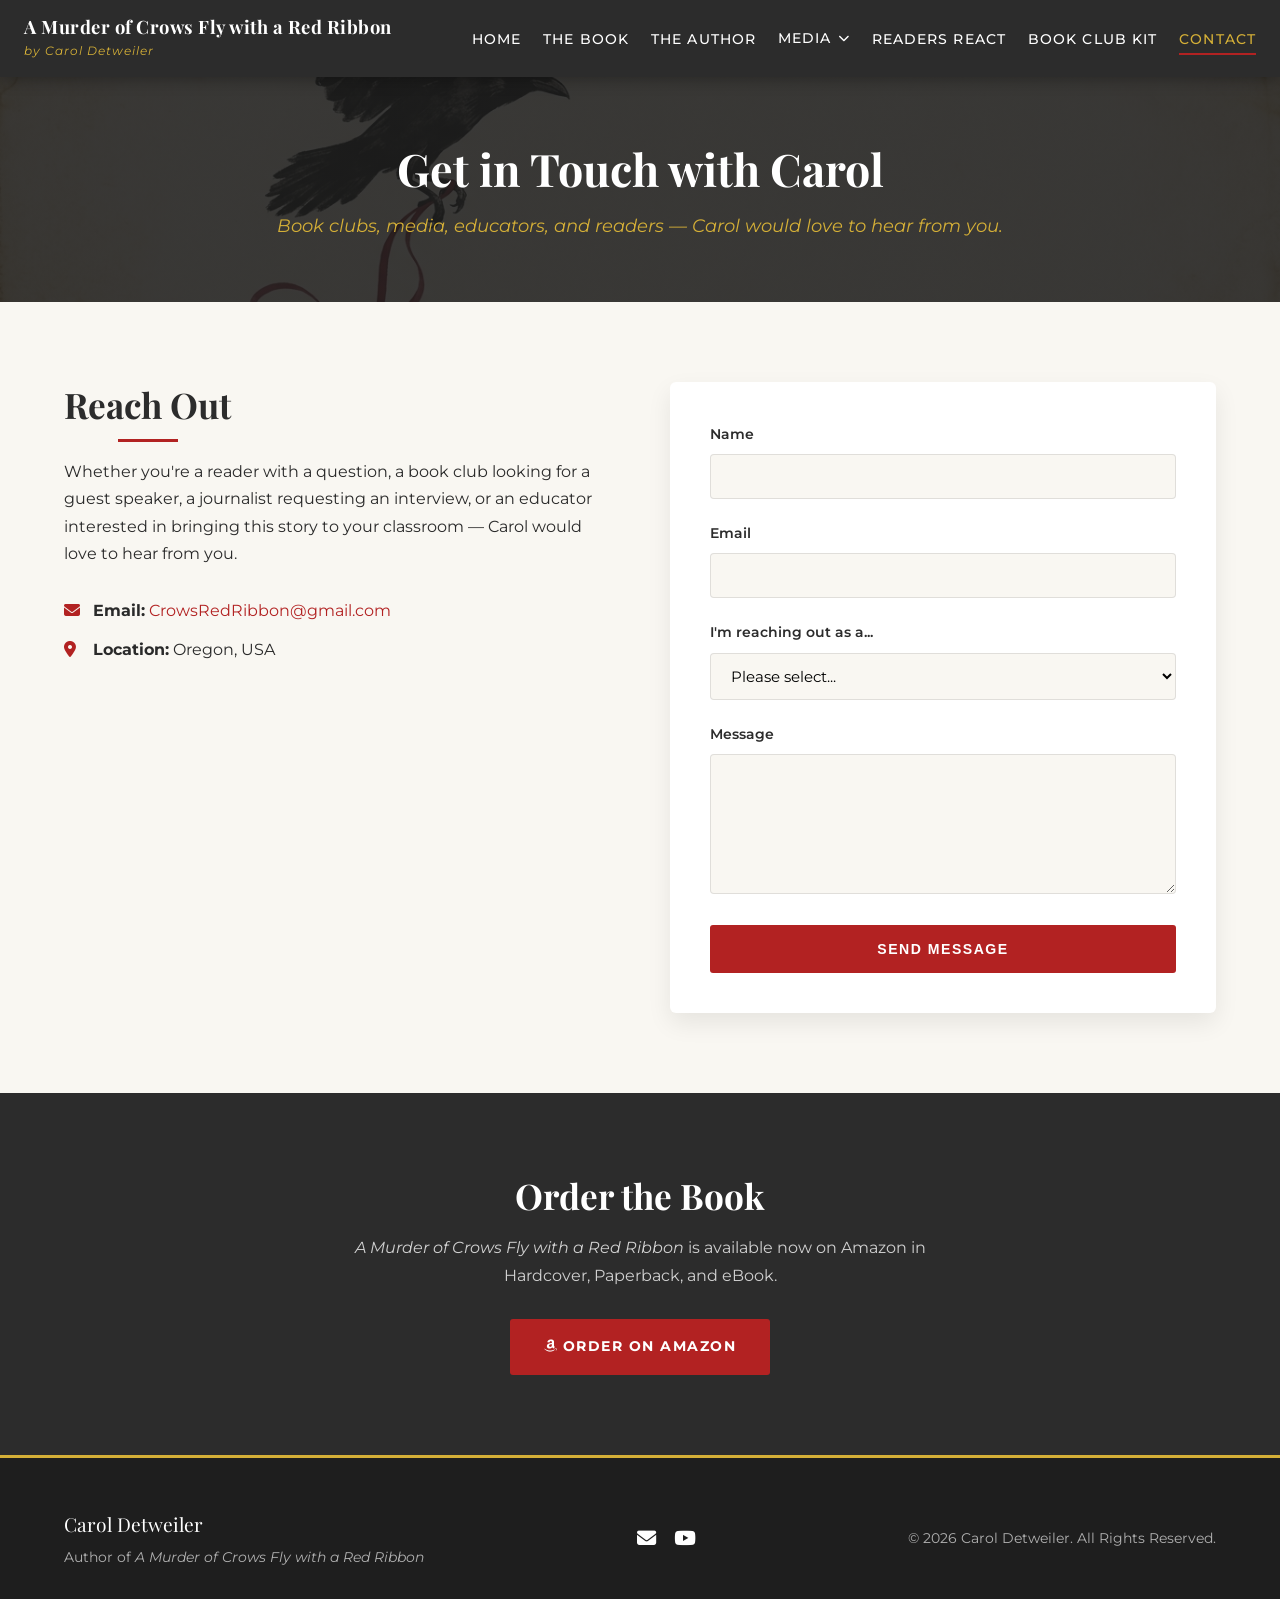
<file: contact.html>
<!DOCTYPE html>
<html lang="en">
<head>
  <meta charset="UTF-8">
  <meta name="viewport" content="width=device-width, initial-scale=1.0">
  <title>Contact | Carol Detweiler</title>
  <link rel="icon" type="image/png" href="images/favicon.png">
  <link rel="apple-touch-icon" href="images/apple-touch-icon.png">
  <link href="https://fonts.googleapis.com/css2?family=Montserrat:ital,wght@0,300;0,400;0,600;0,700;1,400&family=Playfair+Display:ital,wght@0,400;0,700;1,400&display=swap" rel="stylesheet">
  <link rel="stylesheet" href="https://cdnjs.cloudflare.com/ajax/libs/font-awesome/6.4.0/css/all.min.css">
  <link rel="stylesheet" href="css/styles.css">
</head>
<body>

  <!-- Navigation -->
  <header>
    <nav class="navbar">
      <a href="index.html" class="logo">
        <span class="logo-title">A Murder of Crows Fly with a Red Ribbon</span>
        <span class="logo-author">by Carol Detweiler</span>
      </a>
      <ul class="nav-links">
        <li><a href="index.html">Home</a></li>
        <li><a href="about-book.html">The Book</a></li>
        <li><a href="about-author.html">The Author</a></li>
        <li class="dropdown">
          <a href="#" class="dropdown-toggle">Media <i class="fas fa-chevron-down"></i></a>
          <ul class="dropdown-menu">
            <li><a href="interview.html">The Interview</a></li>
            <li><a href="gallery.html">Photo Gallery</a></li>
          </ul>
        </li>
        <li><a href="readers-react.html">Readers React</a></li>
        <li><a href="book-club.html">Book Club Kit</a></li>
        <li><a href="contact.html" class="active">Contact</a></li>
      </ul>
      <div class="burger"><div class="line1"></div><div class="line2"></div><div class="line3"></div></div>
    </nav>
  </header>

  <main>
    <section class="page-header">
      <div class="container">
        <h1>Get in Touch with Carol</h1>
        <p>Book clubs, media, educators, and readers — Carol would love to hear from you.</p>
      </div>
    </section>

    <section class="section-padding">
      <div class="container">
        <div class="contact-grid">
          <!-- Contact Info Column -->
          <div class="contact-info">
            <h2 class="section-title">Reach Out</h2>
            <p>Whether you're a reader with a question, a book club looking for a guest speaker, a journalist requesting an interview, or an educator interested in bringing this story to your classroom — Carol would love to hear from you.</p>
            
            <div style="margin-top: 30px;">
              <p style="margin-bottom: 12px;"><i class="fas fa-envelope" style="color: var(--crimson); width: 25px;"></i> <strong>Email:</strong> <a href="mailto:CrowsRedRibbon@gmail.com">CrowsRedRibbon@gmail.com</a></p>
              <p style="margin-bottom: 12px;"><i class="fas fa-map-marker-alt" style="color: var(--crimson); width: 25px;"></i> <strong>Location:</strong> Oregon, USA</p>
            </div>
          </div>

          <!-- Restored Original Form -->
          <div class="contact-form">
            <form onsubmit="handleFormSubmit(event)">
              <div class="form-group">
                <label for="name">Name</label>
                <input type="text" id="name" name="name" class="form-control" required>
              </div>

              <div class="form-group">
                <label for="email">Email</label>
                <input type="email" id="email" name="email" class="form-control" required>
              </div>

              <div class="form-group">
                <label for="reason">I'm reaching out as a...</label>
                <select id="reason" name="reason" class="form-control" required>
                  <option value="">Please select...</option>
                  <option>Reader</option>
                  <option>Book Club Host</option>
                  <option>Educator</option>
                  <option>Journalist / Media</option>
                  <option>Scholarship Inquiry</option>
                  <option>Other</option>
                </select>
              </div>

              <div class="form-group">
                <label for="message">Message</label>
                <textarea id="message" name="message" class="form-control" rows="6" required></textarea>
              </div>

              <button type="submit" class="btn btn-primary" style="width: 100%;">Send Message</button>
            </form>
          </div>
        </div>
      </div>
    </section>

    <section class="section-padding" style="background: var(--charcoal); color: #FFFFFF; text-align: center;">
      <div class="container">
        <h2 style="color: #FFFFFF; font-size: 2.2rem; margin-bottom: 16px;">Order the Book</h2>
        <p style="color: #D0D0D0; max-width: 650px; margin: 0 auto 30px;"><em>A Murder of Crows Fly with a Red Ribbon</em> is available now on Amazon in Hardcover, Paperback, and eBook.</p>
        <a href="https://www.amazon.com/dp/B0FV8RF5YW?lv=shuf&channelId=500&plpRedirect=mhFallback" target="_blank" rel="noopener noreferrer" class="btn btn-primary"><i class="fab fa-amazon"></i> Order on Amazon</a>
      </div>
    </section>
  </main>

  <footer>
    <div class="container footer-content">
      <div>
        <div class="footer-logo">Carol Detweiler</div>
        <p style="font-size: 0.85rem; margin-top: 6px;">Author of <em>A Murder of Crows Fly with a Red Ribbon</em></p>
      </div>
      <div class="footer-socials">
        <a href="mailto:CrowsRedRibbon@gmail.com"><i class="fas fa-envelope"></i></a>
        <a href="https://www.youtube.com/watch?v=UgVMq9b5Pu4" target="_blank"><i class="fab fa-youtube"></i></a>
      </div>
      <p style="font-size: 0.85rem;">&copy; 2026 Carol Detweiler. All Rights Reserved.</p>
    </div>
  </footer>

  <script src="js/scripts.js"></script>
</body>
</html>
</file>
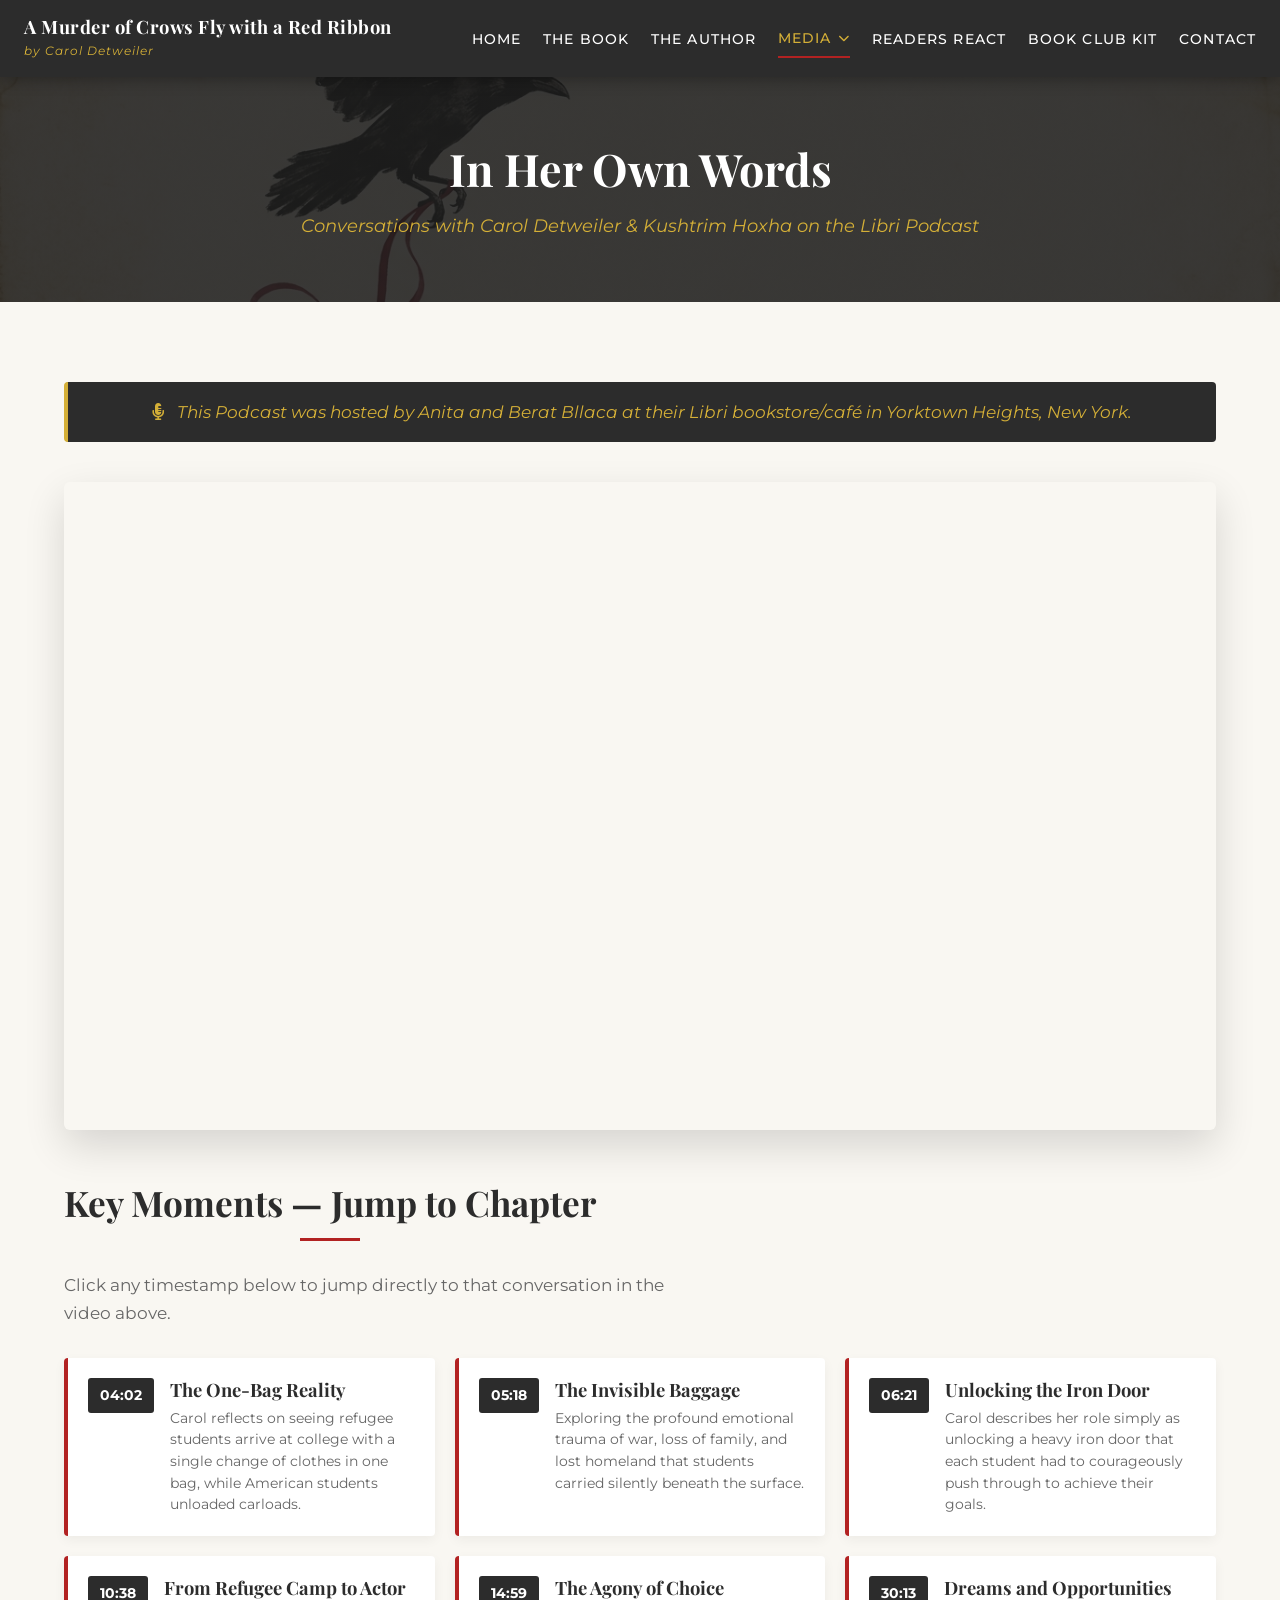
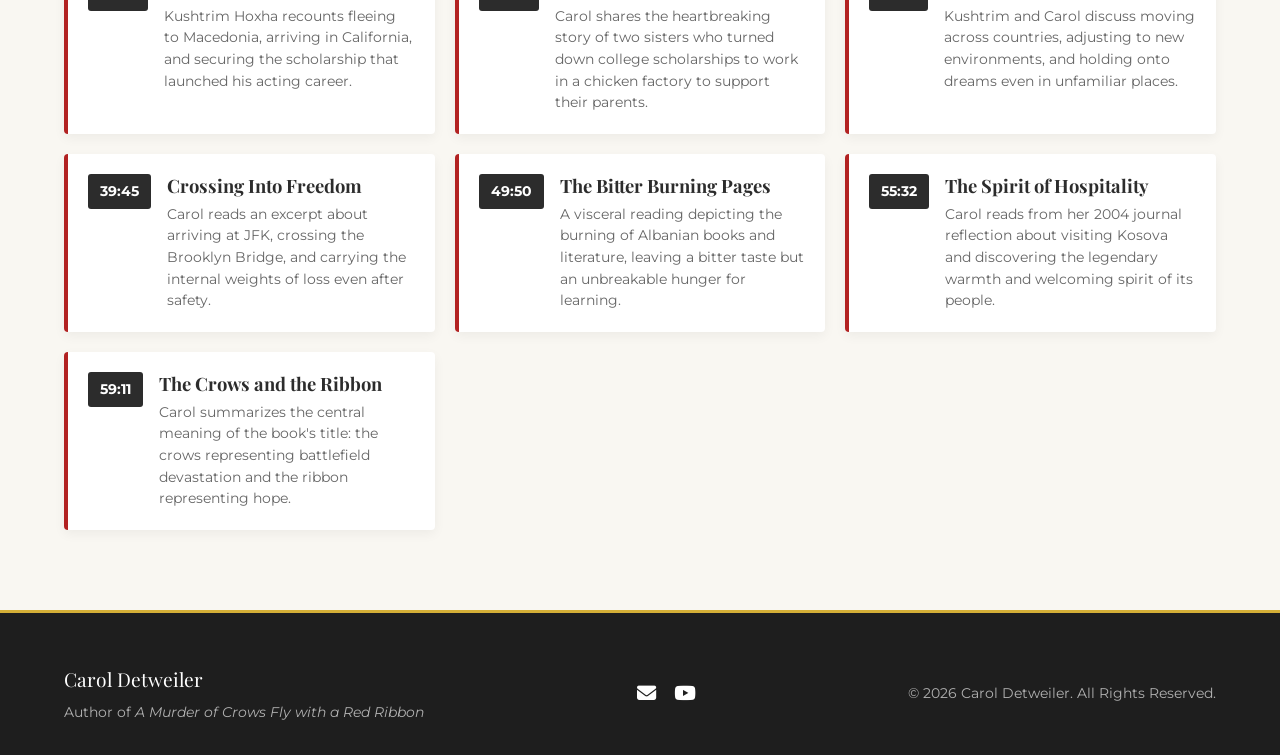
<file: interview.html>
<!DOCTYPE html>
<html lang="en">
<head>
  <meta charset="UTF-8">
  <meta name="viewport" content="width=device-width, initial-scale=1.0">
  <title>The Interview | Libri Podcast with Carol Detweiler</title>
  <link rel="icon" type="image/png" href="images/favicon.png">
  <link rel="apple-touch-icon" href="images/apple-touch-icon.png">
  <link href="https://fonts.googleapis.com/css2?family=Montserrat:ital,wght@0,300;0,400;0,600;0,700;1,400&family=Playfair+Display:ital,wght@0,400;0,700;1,400&display=swap" rel="stylesheet">
  <link rel="stylesheet" href="https://cdnjs.cloudflare.com/ajax/libs/font-awesome/6.4.0/css/all.min.css">
  <link rel="stylesheet" href="css/styles.css">
</head>
<body>

  <!-- Navigation -->
  <header>
    <nav class="navbar">
      <a href="index.html" class="logo">
        <span class="logo-title">A Murder of Crows Fly with a Red Ribbon</span>
        <span class="logo-author">by Carol Detweiler</span>
      </a>
      <ul class="nav-links">
        <li><a href="index.html">Home</a></li>
        <li><a href="about-book.html">The Book</a></li>
        <li><a href="about-author.html">The Author</a></li>
        <li class="dropdown">
          <a href="#" class="dropdown-toggle active">Media <i class="fas fa-chevron-down"></i></a>
          <ul class="dropdown-menu">
            <li><a href="interview.html" class="active">The Interview</a></li>
            <li><a href="gallery.html">Photo Gallery</a></li>
          </ul>
        </li>
        <li><a href="readers-react.html">Readers React</a></li>
        <li><a href="book-club.html">Book Club Kit</a></li>
        <li><a href="contact.html">Contact</a></li>
      </ul>
      <div class="burger"><div class="line1"></div><div class="line2"></div><div class="line3"></div></div>
    </nav>
  </header>

  <main>
    <section class="page-header">
      <div class="container">
        <h1>In Her Own Words</h1>
        <p>Conversations with Carol Detweiler & Kushtrim Hoxha on the Libri Podcast</p>
      </div>
    </section>

    <section class="section-padding">
      <div class="container">
        <!-- Podcast Attribution Banner -->
        <div class="podcast-attribution">
          <i class="fas fa-microphone-alt" style="margin-right: 8px;"></i> This Podcast was hosted by Anita and Berat Bllaca at their Libri bookstore/café in Yorktown Heights, New York.
        </div>

        <!-- Embedded YouTube Player -->
        <div class="video-player-wrapper">
          <div id="player"></div>
        </div>

        <!-- 10 Jump Points -->
        <h2 class="section-title" style="margin-bottom: 30px;">Key Moments — Jump to Chapter</h2>
        <p class="section-subtitle" style="margin-left: 0; margin-bottom: 30px;">Click any timestamp below to jump directly to that conversation in the video above.</p>

        <ul class="timestamp-list">
          <li class="timestamp-item" onclick="seekTo(242)" role="button" tabindex="0">
            <span class="timestamp-badge">04:02</span>
            <div class="timestamp-content">
              <h4>The One-Bag Reality</h4>
              <p>Carol reflects on seeing refugee students arrive at college with a single change of clothes in one bag, while American students unloaded carloads.</p>
            </div>
          </li>

          <li class="timestamp-item" onclick="seekTo(318)" role="button" tabindex="0">
            <span class="timestamp-badge">05:18</span>
            <div class="timestamp-content">
              <h4>The Invisible Baggage</h4>
              <p>Exploring the profound emotional trauma of war, loss of family, and lost homeland that students carried silently beneath the surface.</p>
            </div>
          </li>

          <li class="timestamp-item" onclick="seekTo(381)" role="button" tabindex="0">
            <span class="timestamp-badge">06:21</span>
            <div class="timestamp-content">
              <h4>Unlocking the Iron Door</h4>
              <p>Carol describes her role simply as unlocking a heavy iron door that each student had to courageously push through to achieve their goals.</p>
            </div>
          </li>

          <li class="timestamp-item" onclick="seekTo(638)" role="button" tabindex="0">
            <span class="timestamp-badge">10:38</span>
            <div class="timestamp-content">
              <h4>From Refugee Camp to Actor</h4>
              <p>Kushtrim Hoxha recounts fleeing to Macedonia, arriving in California, and securing the scholarship that launched his acting career.</p>
            </div>
          </li>

          <li class="timestamp-item" onclick="seekTo(899)" role="button" tabindex="0">
            <span class="timestamp-badge">14:59</span>
            <div class="timestamp-content">
              <h4>The Agony of Choice</h4>
              <p>Carol shares the heartbreaking story of two sisters who turned down college scholarships to work in a chicken factory to support their parents.</p>
            </div>
          </li>

          <li class="timestamp-item" onclick="seekTo(1813)" role="button" tabindex="0">
            <span class="timestamp-badge">30:13</span>
            <div class="timestamp-content">
              <h4>Dreams and Opportunities</h4>
              <p>Kushtrim and Carol discuss moving across countries, adjusting to new environments, and holding onto dreams even in unfamiliar places.</p>
            </div>
          </li>

          <li class="timestamp-item" onclick="seekTo(2385)" role="button" tabindex="0">
            <span class="timestamp-badge">39:45</span>
            <div class="timestamp-content">
              <h4>Crossing Into Freedom</h4>
              <p>Carol reads an excerpt about arriving at JFK, crossing the Brooklyn Bridge, and carrying the internal weights of loss even after safety.</p>
            </div>
          </li>

          <li class="timestamp-item" onclick="seekTo(2990)" role="button" tabindex="0">
            <span class="timestamp-badge">49:50</span>
            <div class="timestamp-content">
              <h4>The Bitter Burning Pages</h4>
              <p>A visceral reading depicting the burning of Albanian books and literature, leaving a bitter taste but an unbreakable hunger for learning.</p>
            </div>
          </li>

          <li class="timestamp-item" onclick="seekTo(3332)" role="button" tabindex="0">
            <span class="timestamp-badge">55:32</span>
            <div class="timestamp-content">
              <h4>The Spirit of Hospitality</h4>
              <p>Carol reads from her 2004 journal reflection about visiting Kosova and discovering the legendary warmth and welcoming spirit of its people.</p>
            </div>
          </li>

          <li class="timestamp-item" onclick="seekTo(3551)" role="button" tabindex="0">
            <span class="timestamp-badge">59:11</span>
            <div class="timestamp-content">
              <h4>The Crows and the Ribbon</h4>
              <p>Carol summarizes the central meaning of the book's title: the crows representing battlefield devastation and the ribbon representing hope.</p>
            </div>
          </li>
        </ul>
      </div>
    </section>
  </main>

  <footer>
    <div class="container footer-content">
      <div>
        <div class="footer-logo">Carol Detweiler</div>
        <p style="font-size: 0.85rem; margin-top: 6px;">Author of <em>A Murder of Crows Fly with a Red Ribbon</em></p>
      </div>
      <div class="footer-socials">
        <a href="mailto:CrowsRedRibbon@gmail.com"><i class="fas fa-envelope"></i></a>
        <a href="https://www.youtube.com/watch?v=UgVMq9b5Pu4" target="_blank"><i class="fab fa-youtube"></i></a>
      </div>
      <p style="font-size: 0.85rem;">&copy; 2026 Carol Detweiler. All Rights Reserved.</p>
    </div>
  </footer>

  <script src="https://www.youtube.com/iframe_api"></script>
  <script src="js/scripts.js"></script>
</body>
</html>
</file>
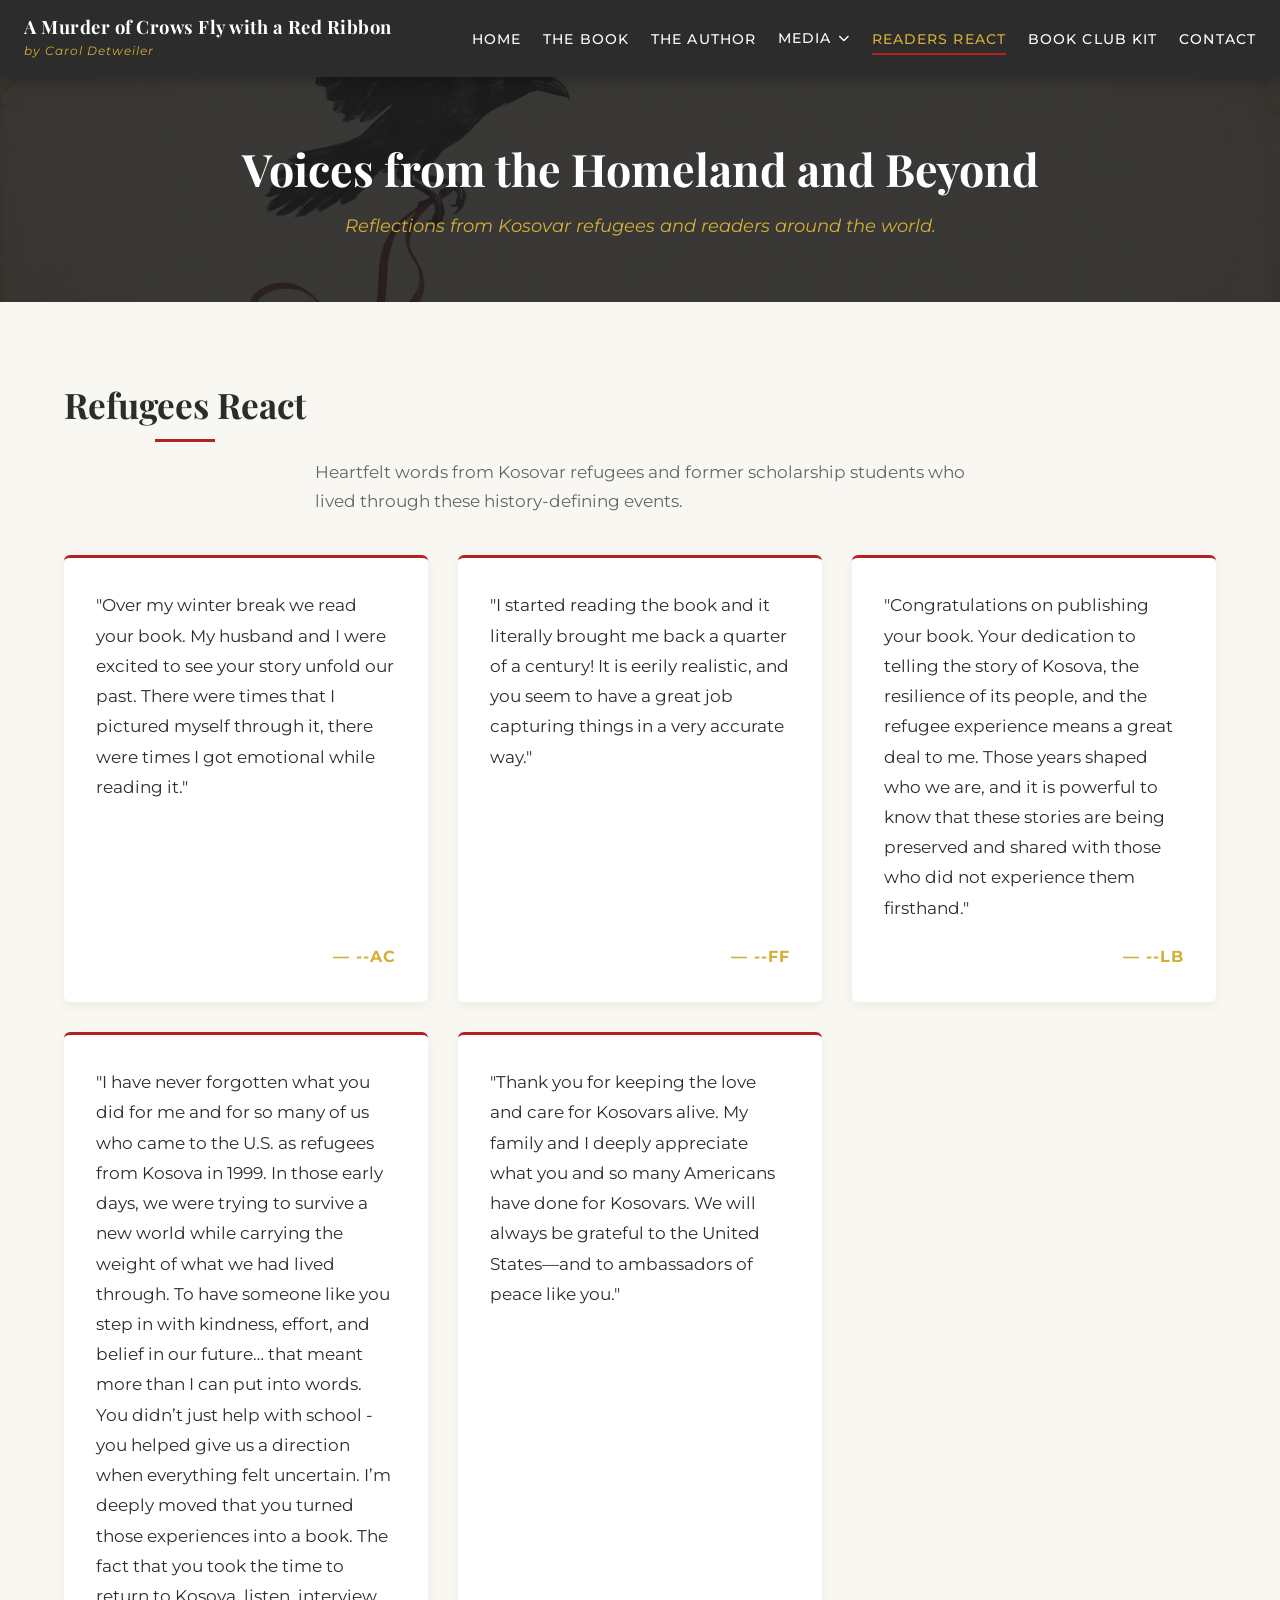
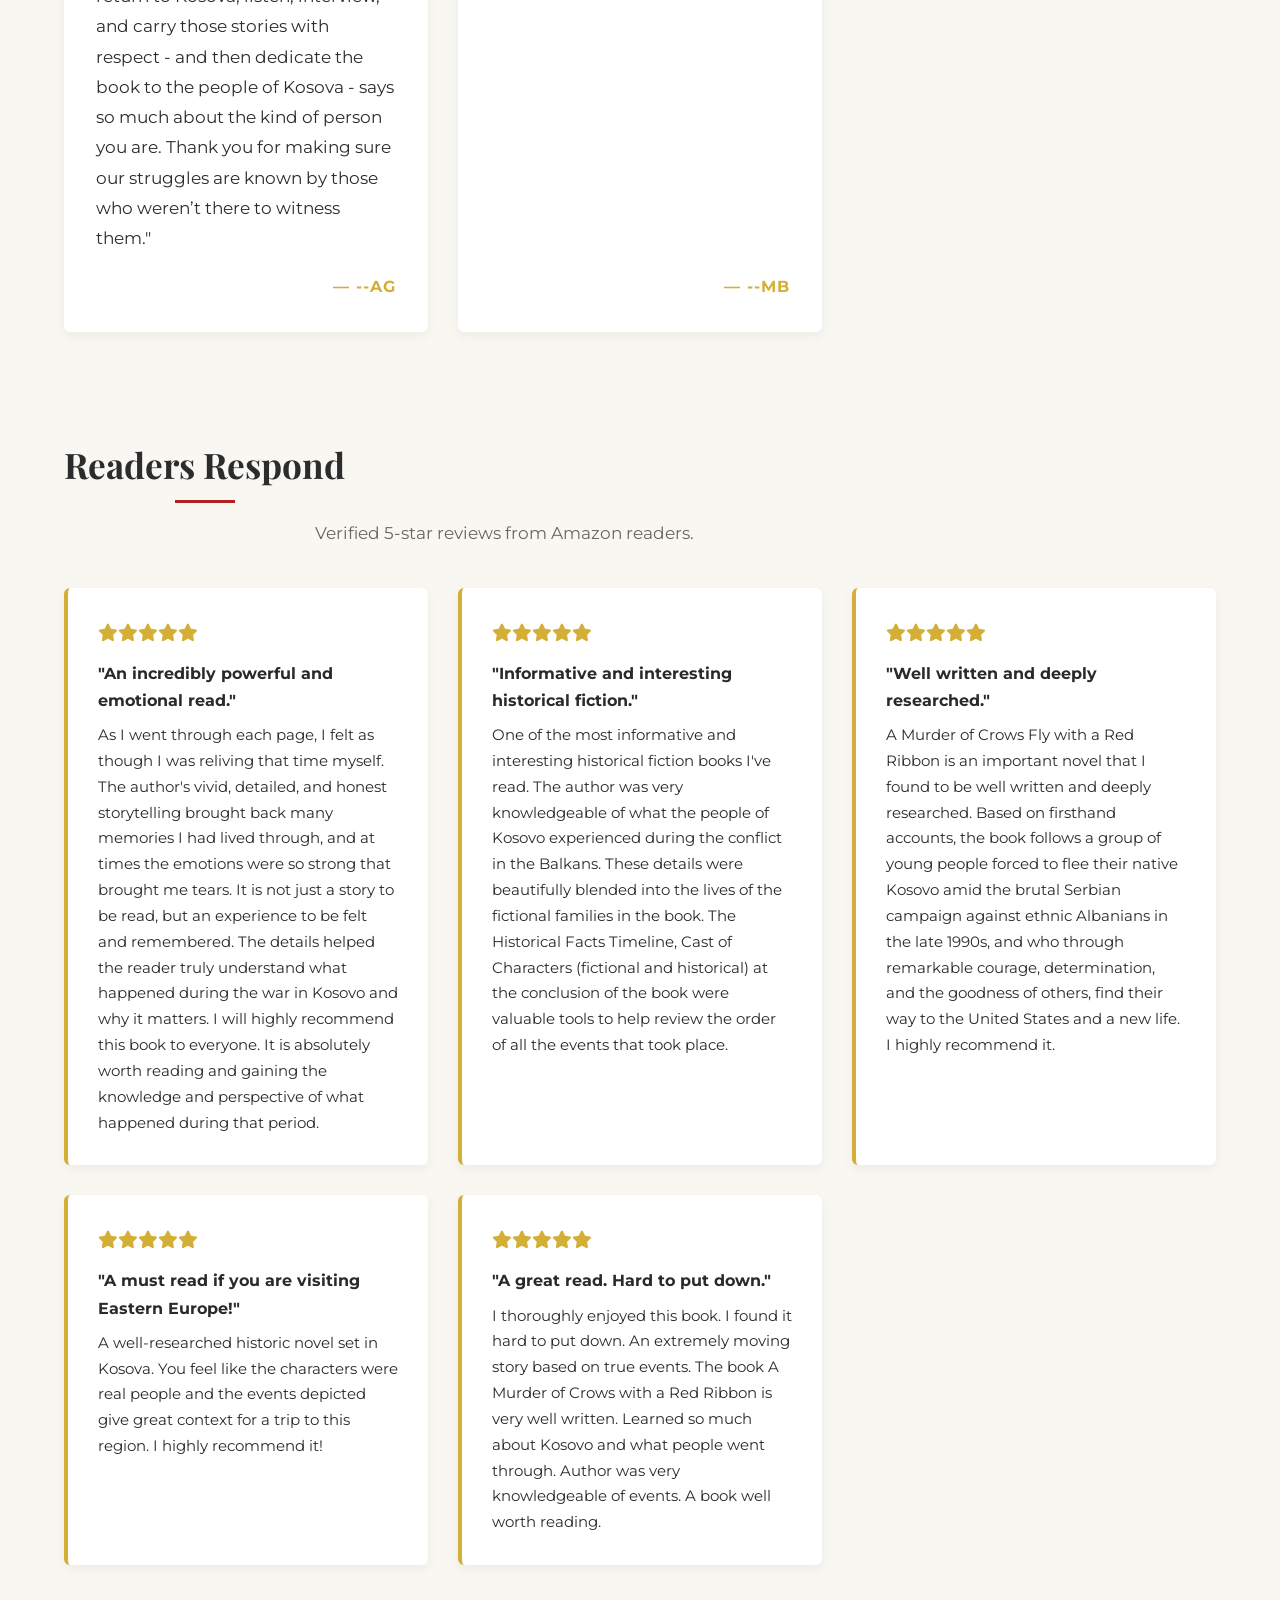
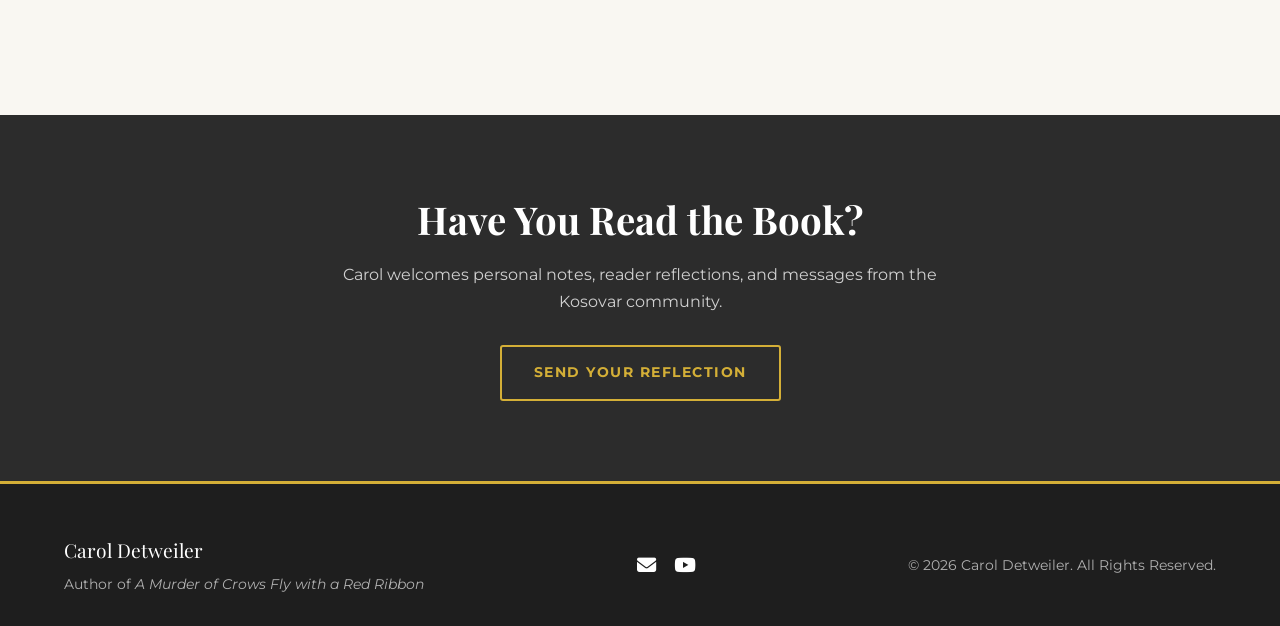
<file: readers-react.html>
<!DOCTYPE html>
<html lang="en">
<head>
  <meta charset="UTF-8">
  <meta name="viewport" content="width=device-width, initial-scale=1.0">
  <title>Readers & Refugees React | Carol Detweiler</title>
  <link rel="icon" type="image/png" href="images/favicon.png">
  <link rel="apple-touch-icon" href="images/apple-touch-icon.png">
  <link href="https://fonts.googleapis.com/css2?family=Montserrat:ital,wght@0,300;0,400;0,600;0,700;1,400&family=Playfair+Display:ital,wght@0,400;0,700;1,400&display=swap" rel="stylesheet">
  <link rel="stylesheet" href="https://cdnjs.cloudflare.com/ajax/libs/font-awesome/6.4.0/css/all.min.css">
  <link rel="stylesheet" href="css/styles.css">
  <style>
    /* Highly Legible Styling for Quotes */
    .testimonial-card blockquote {
      font-style: normal !important;
      font-family: 'Montserrat', sans-serif !important;
      font-size: 1.05rem !important;
      line-height: 1.8 !important;
      color: #2C2C2C !important;
      font-weight: 400 !important;
    }
  </style>
</head>
<body>

  <!-- Navigation -->
  <header>
    <nav class="navbar">
      <a href="index.html" class="logo">
        <span class="logo-title">A Murder of Crows Fly with a Red Ribbon</span>
        <span class="logo-author">by Carol Detweiler</span>
      </a>
      <ul class="nav-links">
        <li><a href="index.html">Home</a></li>
        <li><a href="about-book.html">The Book</a></li>
        <li><a href="about-author.html">The Author</a></li>
        <li class="dropdown">
          <a href="#" class="dropdown-toggle">Media <i class="fas fa-chevron-down"></i></a>
          <ul class="dropdown-menu">
            <li><a href="interview.html">The Interview</a></li>
            <li><a href="gallery.html">Photo Gallery</a></li>
          </ul>
        </li>
        <li><a href="readers-react.html" class="active">Readers React</a></li>
        <li><a href="book-club.html">Book Club Kit</a></li>
        <li><a href="contact.html">Contact</a></li>
      </ul>
      <div class="burger"><div class="line1"></div><div class="line2"></div><div class="line3"></div></div>
    </nav>
  </header>

  <main>
    <section class="page-header">
      <div class="container">
        <h1>Voices from the Homeland and Beyond</h1>
        <p>Reflections from Kosovar refugees and readers around the world.</p>
      </div>
    </section>

    <!-- Refugees React -->
    <section class="section-padding">
      <div class="container">
        <h2 class="section-title">Refugees React</h2>
        <p class="section-subtitle">Heartfelt words from Kosovar refugees and former scholarship students who lived through these history-defining events.</p>

        <div class="testimonial-grid">
          <div class="testimonial-card">
            <blockquote>"Over my winter break we read your book. My husband and I were excited to see your story unfold our past. There were times that I pictured myself through it, there were times I got emotional while reading it."</blockquote>
            <div class="testimonial-author">— --AC</div>
          </div>

          <div class="testimonial-card">
            <blockquote>"I started reading the book and it literally brought me back a quarter of a century! It is eerily realistic, and you seem to have a great job capturing things in a very accurate way."</blockquote>
            <div class="testimonial-author">— --FF</div>
          </div>

          <div class="testimonial-card">
            <blockquote>"Congratulations on publishing your book. Your dedication to telling the story of Kosova, the resilience of its people, and the refugee experience means a great deal to me. Those years shaped who we are, and it is powerful to know that these stories are being preserved and shared with those who did not experience them firsthand."</blockquote>
            <div class="testimonial-author">— --LB</div>
          </div>

          <div class="testimonial-card">
            <blockquote>"I have never forgotten what you did for me and for so many of us who came to the U.S. as refugees from Kosova in 1999. In those early days, we were trying to survive a new world while carrying the weight of what we had lived through. To have someone like you step in with kindness, effort, and belief in our future… that meant more than I can put into words. You didn’t just help with school - you helped give us a direction when everything felt uncertain. I’m deeply moved that you turned those experiences into a book. The fact that you took the time to return to Kosova, listen, interview, and carry those stories with respect - and then dedicate the book to the people of Kosova - says so much about the kind of person you are. Thank you for making sure our struggles are known by those who weren’t there to witness them."</blockquote>
            <div class="testimonial-author">— --AG</div>
          </div>

          <div class="testimonial-card">
            <blockquote>"Thank you for keeping the love and care for Kosovars alive. My family and I deeply appreciate what you and so many Americans have done for Kosovars. We will always be grateful to the United States—and to ambassadors of peace like you."</blockquote>
            <div class="testimonial-author">— --MB</div>
          </div>
        </div>

        <!-- Readers Respond (Amazon 5-Star Reviews) -->
        <h2 class="section-title" style="margin-top: 40px;">Readers Respond</h2>
        <p class="section-subtitle">Verified 5-star reviews from Amazon readers.</p>

        <div class="testimonial-grid">
          <div class="review-card">
            <div class="star-rating"><i class="fas fa-star"></i><i class="fas fa-star"></i><i class="fas fa-star"></i><i class="fas fa-star"></i><i class="fas fa-star"></i></div>
            <p><strong>"An incredibly powerful and emotional read."</strong></p>
            <p style="font-size: 0.95rem; margin-top: 8px;">As I went through each page, I felt as though I was reliving that time myself. The author's vivid, detailed, and honest storytelling brought back many memories I had lived through, and at times the emotions were so strong that brought me tears. It is not just a story to be read, but an experience to be felt and remembered. The details helped the reader truly understand what happened during the war in Kosovo and why it matters. I will highly recommend this book to everyone. It is absolutely worth reading and gaining the knowledge and perspective of what happened during that period.</p>
          </div>

          <div class="review-card">
            <div class="star-rating"><i class="fas fa-star"></i><i class="fas fa-star"></i><i class="fas fa-star"></i><i class="fas fa-star"></i><i class="fas fa-star"></i></div>
            <p><strong>"Informative and interesting historical fiction."</strong></p>
            <p style="font-size: 0.95rem; margin-top: 8px;">One of the most informative and interesting historical fiction books I've read. The author was very knowledgeable of what the people of Kosovo experienced during the conflict in the Balkans. These details were beautifully blended into the lives of the fictional families in the book. The Historical Facts Timeline, Cast of Characters (fictional and historical) at the conclusion of the book were valuable tools to help review the order of all the events that took place.</p>
          </div>

          <div class="review-card">
            <div class="star-rating"><i class="fas fa-star"></i><i class="fas fa-star"></i><i class="fas fa-star"></i><i class="fas fa-star"></i><i class="fas fa-star"></i></div>
            <p><strong>"Well written and deeply researched."</strong></p>
            <p style="font-size: 0.95rem; margin-top: 8px;">A Murder of Crows Fly with a Red Ribbon is an important novel that I found to be well written and deeply researched. Based on firsthand accounts, the book follows a group of young people forced to flee their native Kosovo amid the brutal Serbian campaign against ethnic Albanians in the late 1990s, and who through remarkable courage, determination, and the goodness of others, find their way to the United States and a new life. I highly recommend it.</p>
          </div>

          <div class="review-card">
            <div class="star-rating"><i class="fas fa-star"></i><i class="fas fa-star"></i><i class="fas fa-star"></i><i class="fas fa-star"></i><i class="fas fa-star"></i></div>
            <p><strong>"A must read if you are visiting Eastern Europe!"</strong></p>
            <p style="font-size: 0.95rem; margin-top: 8px;">A well-researched historic novel set in Kosova. You feel like the characters were real people and the events depicted give great context for a trip to this region. I highly recommend it!</p>
          </div>

          <div class="review-card">
            <div class="star-rating"><i class="fas fa-star"></i><i class="fas fa-star"></i><i class="fas fa-star"></i><i class="fas fa-star"></i><i class="fas fa-star"></i></div>
            <p><strong>"A great read. Hard to put down."</strong></p>
            <p style="font-size: 0.95rem; margin-top: 8px;">I thoroughly enjoyed this book. I found it hard to put down. An extremely moving story based on true events. The book A Murder of Crows with a Red Ribbon is very well written. Learned so much about Kosovo and what people went through. Author was very knowledgeable of events. A book well worth reading.</p>
          </div>
        </div>
      </div>
    </section>

    <!-- Share Your Reaction CTA -->
    <section class="cta-band">
      <div class="container">
        <h2>Have You Read the Book?</h2>
        <p>Carol welcomes personal notes, reader reflections, and messages from the Kosovar community.</p>
        <a href="contact.html" class="btn btn-secondary">Send Your Reflection</a>
      </div>
    </section>
  </main>

  <footer>
    <div class="container footer-content">
      <div>
        <div class="footer-logo">Carol Detweiler</div>
        <p style="font-size: 0.85rem; margin-top: 6px;">Author of <em>A Murder of Crows Fly with a Red Ribbon</em></p>
      </div>
      <div class="footer-socials">
        <a href="mailto:CrowsRedRibbon@gmail.com"><i class="fas fa-envelope"></i></a>
        <a href="https://www.youtube.com/watch?v=UgVMq9b5Pu4" target="_blank"><i class="fab fa-youtube"></i></a>
      </div>
      <p style="font-size: 0.85rem;">&copy; 2026 Carol Detweiler. All Rights Reserved.</p>
    </div>
  </footer>
  <script src="js/scripts.js"></script>
</body>
</html>
</file>
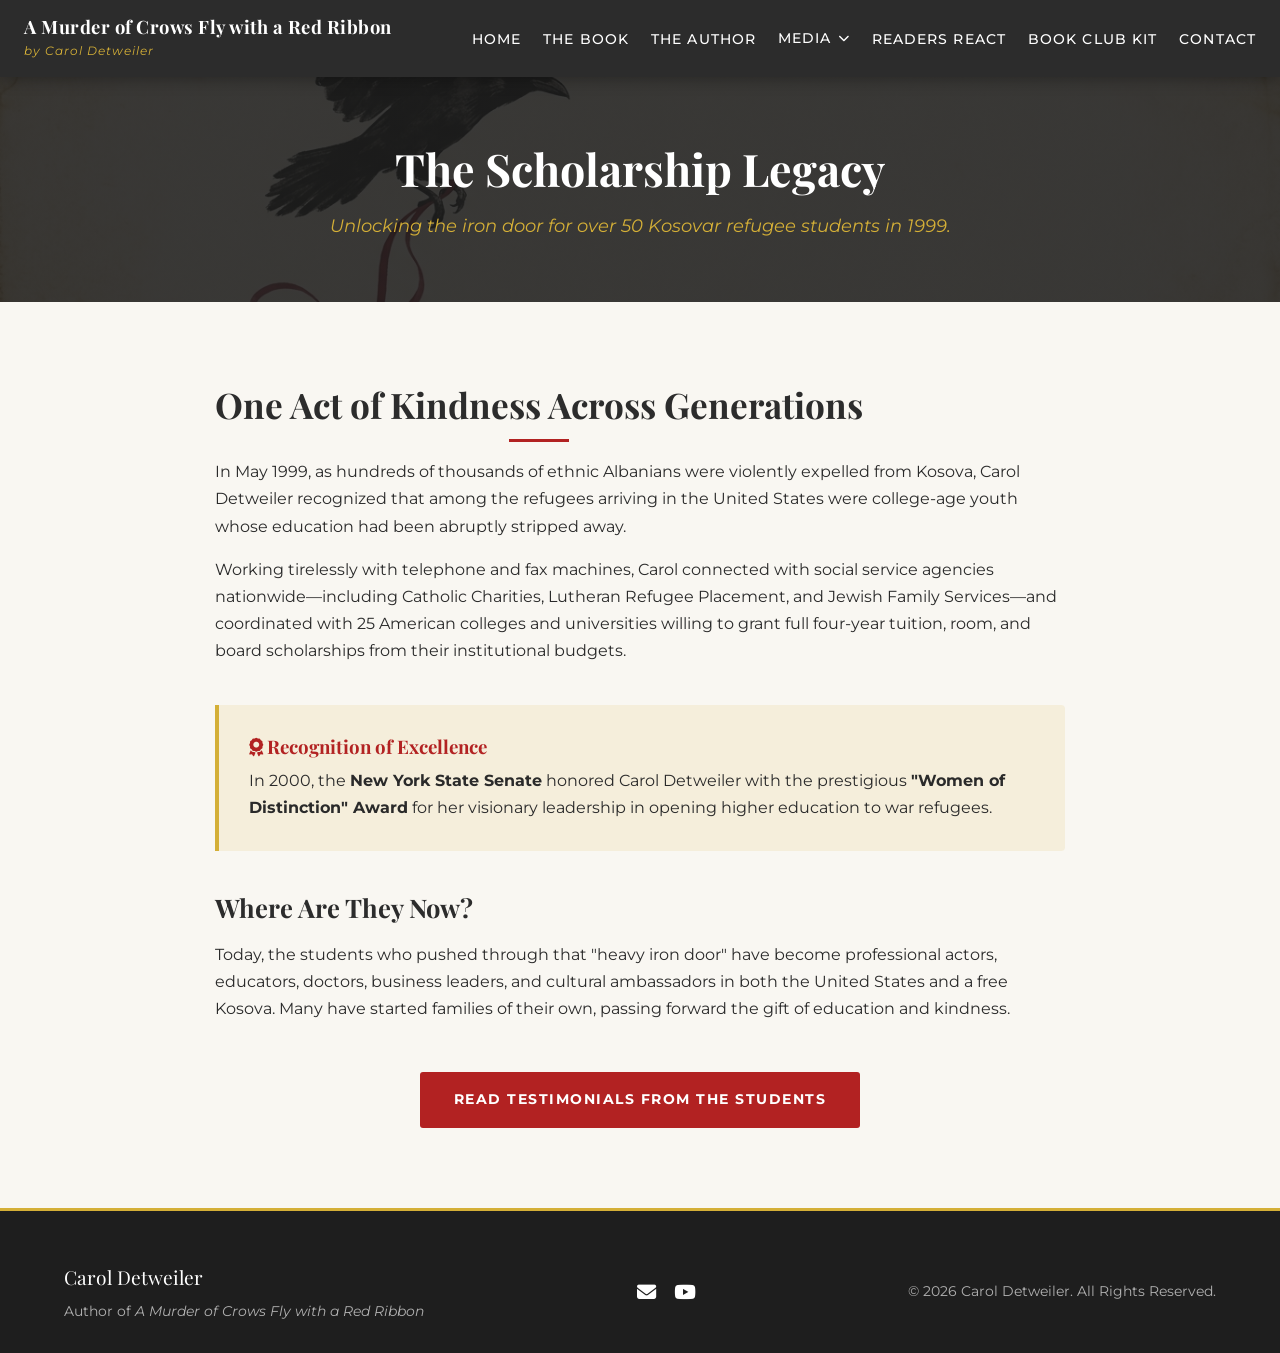
<file: scholarship.html>
<!DOCTYPE html>
<html lang="en">
<head>
  <meta charset="UTF-8">
  <meta name="viewport" content="width=device-width, initial-scale=1.0">
  <title>The Scholarship Legacy | Carol Detweiler</title>
  <link rel="icon" type="image/png" href="images/favicon.png">
  <link rel="apple-touch-icon" href="images/apple-touch-icon.png">
  <link href="https://fonts.googleapis.com/css2?family=Montserrat:ital,wght@0,300;0,400;0,600;0,700;1,400&family=Playfair+Display:ital,wght@0,400;0,700;1,400&display=swap" rel="stylesheet">
  <link rel="stylesheet" href="https://cdnjs.cloudflare.com/ajax/libs/font-awesome/6.4.0/css/all.min.css">
  <link rel="stylesheet" href="css/styles.css">
</head>
<body>

  <!-- Navigation -->
  <header>
    <nav class="navbar">
      <a href="index.html" class="logo">
        <span class="logo-title">A Murder of Crows Fly with a Red Ribbon</span>
        <span class="logo-author">by Carol Detweiler</span>
      </a>
      <ul class="nav-links">
        <li><a href="index.html">Home</a></li>
        <li><a href="about-book.html">The Book</a></li>
        <li><a href="about-author.html">The Author</a></li>
        <li class="dropdown">
          <a href="#" class="dropdown-toggle">Media <i class="fas fa-chevron-down"></i></a>
          <ul class="dropdown-menu">
            <li><a href="interview.html">The Interview</a></li>
            <li><a href="gallery.html">Photo Gallery</a></li>
          </ul>
        </li>
        <li><a href="readers-react.html">Readers React</a></li>
        <li><a href="book-club.html">Book Club Kit</a></li>
        <li><a href="contact.html">Contact</a></li>
      </ul>
      <div class="burger"><div class="line1"></div><div class="line2"></div><div class="line3"></div></div>
    </nav>
  </header>

  <main>
    <section class="page-header">
      <div class="container">
        <h1>The Scholarship Legacy</h1>
        <p>Unlocking the iron door for over 50 Kosovar refugee students in 1999.</p>
      </div>
    </section>

    <section class="section-padding">
      <div class="container">
        <div style="max-width: 850px; margin: 0 auto;">
          <h2 class="section-title">One Act of Kindness Across Generations</h2>
          <p>In May 1999, as hundreds of thousands of ethnic Albanians were violently expelled from Kosova, Carol Detweiler recognized that among the refugees arriving in the United States were college-age youth whose education had been abruptly stripped away.</p>
          <p style="margin-top: 16px;">Working tirelessly with telephone and fax machines, Carol connected with social service agencies nationwide—including Catholic Charities, Lutheran Refugee Placement, and Jewish Family Services—and coordinated with 25 American colleges and universities willing to grant full four-year tuition, room, and board scholarships from their institutional budgets.</p>

          <div class="note-box" style="margin: 40px 0;">
            <h3 style="margin-bottom: 8px; color: var(--crimson);"><i class="fas fa-award"></i> Recognition of Excellence</h3>
            <p>In 2000, the <strong>New York State Senate</strong> honored Carol Detweiler with the prestigious <strong>"Women of Distinction" Award</strong> for her visionary leadership in opening higher education to war refugees.</p>
          </div>

          <h3 style="font-size: 1.6rem; margin: 30px 0 16px;">Where Are They Now?</h3>
          <p>Today, the students who pushed through that "heavy iron door" have become professional actors, educators, doctors, business leaders, and cultural ambassadors in both the United States and a free Kosova. Many have started families of their own, passing forward the gift of education and kindness.</p>

          <div style="text-align: center; margin-top: 50px;">
            <a href="readers-react.html" class="btn btn-primary">Read Testimonials from the Students</a>
          </div>
        </div>
      </div>
    </section>
  </main>

  <footer>
    <div class="container footer-content">
      <div>
        <div class="footer-logo">Carol Detweiler</div>
        <p style="font-size: 0.85rem; margin-top: 6px;">Author of <em>A Murder of Crows Fly with a Red Ribbon</em></p>
      </div>
      <div class="footer-socials">
        <a href="mailto:CrowsRedRibbon@gmail.com"><i class="fas fa-envelope"></i></a>
        <a href="https://www.youtube.com/watch?v=UgVMq9b5Pu4" target="_blank"><i class="fab fa-youtube"></i></a>
      </div>
      <p style="font-size: 0.85rem;">&copy; 2026 Carol Detweiler. All Rights Reserved.</p>
    </div>
  </footer>
  <script src="js/scripts.js"></script>
</body>
</html>
</file>
<file: css/styles.css>
/* ==========================================================================
   CAROL DETWEILER AUTHOR WEBSITE - MASTER PRODUCTION STYLESHEET
   Palette: Deep Charcoal (#2C2C2C), Crimson (#B22222), Parchment (#F9F7F2), Gold (#D4AF37)
   ========================================================================== */

:root {
  --charcoal: #2C2C2C;
  --charcoal-dark: #1E1E1E;
  --crimson: #B22222;
  --crimson-hover: #8F1B1B;
  --parchment: #F9F7F2;
  --parchment-card: #FFFFFF;
  --gold: #D4AF37;
  --gold-hover: #B89628;
  --text-dark: #2A2A2A;
  --text-muted: #666666;
  --text-light: #F9F7F2;
  --border-color: rgba(44, 44, 44, 0.12);
  --shadow-sm: 0 4px 12px rgba(0, 0, 0, 0.05);
  --shadow-md: 0 10px 25px rgba(0, 0, 0, 0.08);
  --shadow-lg: 0 16px 40px rgba(0, 0, 0, 0.14);
  --transition: all 0.3s cubic-bezier(0.25, 0.8, 0.25, 1);
}

/* Reset & Global */
* {
  margin: 0;
  padding: 0;
  box-sizing: border-box;
}

html {
  scroll-behavior: smooth;
}

body {
  font-family: 'Montserrat', sans-serif;
  background-color: var(--parchment);
  color: var(--text-dark);
  line-height: 1.7;
  font-size: 16px;
  overflow-x: hidden;
  display: flex;
  flex-direction: column;
  min-height: 100vh;
}

main {
  flex: 1;
}

h1, h2, h3, h4, blockquote {
  font-family: 'Playfair Display', Georgia, serif;
  color: var(--charcoal);
  line-height: 1.3;
}

a {
  color: var(--crimson);
  text-decoration: none;
  transition: var(--transition);
}

a:hover {
  color: var(--crimson-hover);
}

img {
  max-width: 100%;
  height: auto;
  display: block;
}

.container {
  max-width: 1200px;
  margin: 0 auto;
  padding: 0 24px;
}

.section-padding {
  padding: 80px 0;
}

.text-center {
  text-align: center;
}

/* ==========================================================================
   NAVIGATION & HEADER
   ========================================================================== */

header {
  position: fixed;
  top: 0;
  left: 0;
  width: 100%;
  background: var(--charcoal);
  z-index: 1000;
  box-shadow: 0 2px 15px rgba(0, 0, 0, 0.3);
}

.navbar {
  display: flex;
  justify-content: space-between;
  align-items: center;
  padding: 16px 24px;
  max-width: 1300px;
  margin: 0 auto;
}

/* Two-Line Logo */
.logo {
  display: flex;
  flex-direction: column;
  align-items: flex-start;
  text-decoration: none;
  max-width: 380px;
}

.logo-title {
  font-family: 'Playfair Display', serif;
  font-size: 1.15rem;
  font-weight: 700;
  color: #FFFFFF;
  line-height: 1.2;
  letter-spacing: 0.5px;
}

.logo-author {
  font-family: 'Montserrat', sans-serif;
  font-size: 0.75rem;
  font-weight: 400;
  color: var(--gold);
  font-style: italic;
  margin-top: 3px;
  letter-spacing: 1px;
}

.nav-links {
  display: flex;
  list-style: none;
  align-items: center;
  gap: 22px;
}

.nav-links li a {
  color: #FFFFFF;
  font-size: 0.85rem;
  font-weight: 500;
  text-transform: uppercase;
  letter-spacing: 1.1px;
  padding: 8px 0;
  position: relative;
}

.nav-links li a::after {
  content: '';
  position: absolute;
  bottom: 0;
  left: 0;
  width: 0%;
  height: 2px;
  background-color: var(--crimson);
  transition: var(--transition);
}

.nav-links li a:hover::after,
.nav-links li a.active::after {
  width: 100%;
}

.nav-links li a.active {
  color: var(--gold);
}

/* Dropdown */
.dropdown {
  position: relative;
}

.dropdown-toggle {
  display: flex;
  align-items: center;
  gap: 6px;
  cursor: pointer;
}

.dropdown-toggle i {
  font-size: 0.7rem;
  transition: transform 0.3s ease;
}

.dropdown:hover .dropdown-toggle i {
  transform: rotate(180deg);
}

.dropdown-menu {
  position: absolute;
  top: 100%;
  left: 0;
  background: var(--charcoal-dark);
  list-style: none;
  padding: 12px 0;
  min-width: 220px;
  border-radius: 4px;
  box-shadow: 0 10px 30px rgba(0, 0, 0, 0.4);
  opacity: 0;
  visibility: hidden;
  transform: translateY(12px);
  transition: var(--transition);
  border-top: 3px solid var(--crimson);
}

.dropdown:hover .dropdown-menu {
  opacity: 1;
  visibility: visible;
  transform: translateY(0);
}

.dropdown-menu li {
  margin: 0;
}

.dropdown-menu li a {
  display: block;
  padding: 10px 20px;
  color: #E0E0E0;
  text-transform: none;
  letter-spacing: 0.5px;
  font-size: 0.9rem;
}

.dropdown-menu li a::after {
  display: none;
}

.dropdown-menu li a:hover {
  background: rgba(255, 255, 255, 0.05);
  color: var(--gold);
  padding-left: 24px;
}

/* Burger Menu */
.burger {
  display: none;
  cursor: pointer;
  flex-direction: column;
  gap: 5px;
}

.burger div {
  width: 26px;
  height: 2px;
  background-color: #FFFFFF;
  transition: var(--transition);
}

.burger.toggle .line1 {
  transform: rotate(-45deg) translate(-5px, 5px);
}

.burger.toggle .line2 {
  opacity: 0;
}

.burger.toggle .line3 {
  transform: rotate(45deg) translate(-5px, -5px);
}

/* ==========================================================================
   BUTTONS & UI COMPONENTS
   ========================================================================== */

.btn {
  display: inline-block;
  padding: 14px 32px;
  font-size: 0.88rem;
  font-weight: 700;
  text-transform: uppercase;
  letter-spacing: 1.5px;
  border-radius: 3px;
  cursor: pointer;
  transition: var(--transition);
  text-align: center;
  border: 2px solid transparent;
}

.btn-primary {
  background-color: var(--crimson);
  color: #FFFFFF;
}

.btn-primary:hover {
  background-color: var(--crimson-hover);
  color: #FFFFFF;
  transform: translateY(-2px);
  box-shadow: 0 6px 16px rgba(178, 34, 34, 0.35);
}

.btn-secondary {
  background-color: transparent;
  color: #FFFFFF;
  border-color: #FFFFFF;
}

.btn-secondary:hover {
  background-color: #FFFFFF;
  color: var(--charcoal);
  transform: translateY(-2px);
}

.btn-gold {
  background-color: var(--gold);
  color: var(--charcoal-dark);
}

.btn-gold:hover {
  background-color: var(--gold-hover);
  color: #FFFFFF;
  transform: translateY(-2px);
}

.btn-outline-dark {
  background-color: transparent;
  color: var(--charcoal);
  border-color: var(--charcoal);
}

.btn-outline-dark:hover {
  background-color: var(--charcoal);
  color: #FFFFFF;
}

/* Page Headers */
.page-header {
  padding: 140px 0 60px;
  background: linear-gradient(rgba(30, 30, 30, 0.88), rgba(30, 30, 30, 0.88)), url('../images/hero-crow.jpg') center/cover;
  color: #FFFFFF;
  text-align: center;
}

.page-header h1 {
  color: #FFFFFF;
  font-size: 2.8rem;
  margin-bottom: 12px;
}

.page-header p {
  color: var(--gold);
  font-size: 1.15rem;
  font-style: italic;
  max-width: 750px;
  margin: 0 auto;
}

/* Section Titles */
.section-title {
  font-size: 2.2rem;
  margin-bottom: 16px;
  position: relative;
  display: inline-block;
}

.section-title::after {
  content: '';
  display: block;
  width: 60px;
  height: 3px;
  background: var(--crimson);
  margin: 12px auto 0;
}

.section-subtitle {
  color: var(--text-muted);
  font-size: 1.05rem;
  margin-bottom: 40px;
  max-width: 650px;
  margin-left: auto;
  margin-right: auto;
}

/* ==========================================================================
   HOMEPAGE SPECIFIC
   ========================================================================== */

.hero {
  min-height: 100vh;
  display: flex;
  align-items: center;
  justify-content: center;
  text-align: center;
  color: #FFFFFF;
  background: linear-gradient(rgba(20, 20, 20, 0.72), rgba(20, 20, 20, 0.72)), url('../images/hero-crow.jpg') center/cover fixed;
  padding: 140px 24px 80px;
}

.hero-content {
  max-width: 900px;
}

.hero-content h1 {
  color: #FFFFFF;
  font-size: 3.5rem;
  margin-bottom: 24px;
  font-weight: 700;
}

.hero-content p {
  font-size: 1.25rem;
  color: #F0F0F0;
  margin-bottom: 36px;
  font-weight: 300;
}

.hero-btns {
  display: flex;
  justify-content: center;
  gap: 18px;
  flex-wrap: wrap;
}

.impact-strip {
  background: var(--gold);
  color: var(--charcoal-dark);
  padding: 35px 24px;
}

.impact-grid {
  display: grid;
  grid-template-columns: repeat(auto-fit, minmax(200px, 1fr));
  gap: 30px;
  text-align: center;
}

.impact-item strong {
  display: block;
  font-family: 'Playfair Display', serif;
  font-size: 2.8rem;
  line-height: 1;
  margin-bottom: 8px;
}

.impact-item span {
  font-size: 0.95rem;
  font-weight: 600;
  text-transform: uppercase;
  letter-spacing: 1px;
}

.featured-quote-section {
  background: var(--charcoal);
  color: #FFFFFF;
  padding: 80px 0;
  text-align: center;
}

.featured-quote-section blockquote {
  font-size: 1.8rem;
  font-style: italic;
  max-width: 900px;
  margin: 0 auto;
  color: #FFFFFF;
}

.featured-quote-section cite {
  display: block;
  margin-top: 20px;
  font-size: 1rem;
  color: var(--gold);
  font-family: 'Montserrat', sans-serif;
  font-style: normal;
}

.home-intro {
  padding: 100px 0;
}

.intro-grid {
  display: grid;
  grid-template-columns: 1fr 1fr;
  gap: 60px;
  align-items: center;
}

.intro-img img {
  border-radius: 4px;
  box-shadow: var(--shadow-lg);
}

.legacy-banner {
  background: linear-gradient(rgba(30, 30, 30, 0.88), rgba(30, 30, 30, 0.88)), url('../images/hero-crow.jpg') center/cover;
  color: #FFFFFF;
  padding: 90px 0;
  text-align: center;
}

.legacy-banner h2 {
  color: #FFFFFF;
  font-size: 2.4rem;
  margin-bottom: 20px;
}

.legacy-banner p {
  max-width: 750px;
  margin: 0 auto 30px;
  font-size: 1.1rem;
}

/* ==========================================================================
   ABOUT THE BOOK PAGE
   ========================================================================== */

.book-overview-grid {
  display: grid;
  grid-template-columns: 380px 1fr;
  gap: 60px;
  align-items: start;
}

.book-sidebar {
  position: sticky;
  top: 100px;
  background: var(--parchment-card);
  padding: 30px;
  border-radius: 6px;
  box-shadow: var(--shadow-md);
  text-align: center;
}

.book-sidebar img {
  margin: 0 auto 24px;
  border-radius: 4px;
  box-shadow: var(--shadow-sm);
}

.purchase-links {
  display: flex;
  flex-direction: column;
  gap: 12px;
  margin-top: 20px;
}

.parts-grid {
  display: grid;
  grid-template-columns: 1fr 1fr;
  gap: 30px;
  margin: 50px 0;
}

.part-card {
  background: var(--parchment-card);
  border-top: 4px solid var(--crimson);
  padding: 36px;
  border-radius: 4px;
  box-shadow: var(--shadow-sm);
  transition: var(--transition);
}

.part-card:hover {
  transform: translateY(-4px);
  box-shadow: var(--shadow-md);
}

.part-card h3 {
  font-size: 1.6rem;
  margin-bottom: 8px;
  color: var(--crimson);
}

.part-card .part-meta {
  font-size: 0.85rem;
  text-transform: uppercase;
  color: var(--gold);
  font-weight: 700;
  letter-spacing: 1px;
  margin-bottom: 16px;
}

.note-box {
  background: rgba(212, 175, 55, 0.12);
  border-left: 4px solid var(--gold);
  padding: 30px;
  border-radius: 0 4px 4px 0;
  margin-top: 40px;
}

/* ==========================================================================
   ABOUT THE AUTHOR PAGE
   ========================================================================== */

.author-grid {
  display: grid;
  grid-template-columns: 400px 1fr;
  gap: 60px;
  align-items: start;
}

.author-card {
  background: var(--parchment-card);
  padding: 24px;
  border-radius: 6px;
  box-shadow: var(--shadow-md);
  text-align: center;
}

.author-card img {
  border-radius: 4px;
  margin-bottom: 20px;
}

.quick-facts {
  list-style: none;
  text-align: left;
  margin-top: 20px;
  border-top: 1px solid var(--border-color);
  padding-top: 20px;
}

.quick-facts li {
  padding: 8px 0;
  font-size: 0.95rem;
  display: flex;
  align-items: center;
  gap: 10px;
}

.quick-facts li i {
  color: var(--crimson);
}

/* Timeline */
.timeline {
  position: relative;
  max-width: 800px;
  margin: 50px auto 0;
}

.timeline::after {
  content: '';
  position: absolute;
  width: 2px;
  background: var(--gold);
  top: 0;
  bottom: 0;
  left: 50%;
  margin-left: -1px;
}

.timeline-item {
  padding: 20px 40px;
  position: relative;
  width: 50%;
}

.timeline-item.left {
  left: 0;
  text-align: right;
}

.timeline-item.right {
  left: 50%;
  text-align: left;
}

.timeline-item::after {
  content: '';
  position: absolute;
  width: 16px;
  height: 16px;
  background: var(--crimson);
  border: 3px solid #FFFFFF;
  border-radius: 50%;
  top: 26px;
  z-index: 1;
}

.timeline-item.left::after {
  right: -8px;
}

.timeline-item.right::after {
  left: -8px;
}

.timeline-content {
  background: var(--parchment-card);
  padding: 24px;
  border-radius: 4px;
  box-shadow: var(--shadow-sm);
}

.timeline-date {
  font-family: 'Playfair Display', serif;
  font-size: 1.2rem;
  font-weight: 700;
  color: var(--crimson);
  margin-bottom: 6px;
}

/* ==========================================================================
   INTERVIEW HUB
   ========================================================================== */

.podcast-attribution {
  background: var(--charcoal);
  color: var(--gold);
  padding: 16px 24px;
  border-radius: 4px;
  text-align: center;
  font-style: italic;
  font-size: 1.05rem;
  margin-bottom: 40px;
  border-left: 4px solid var(--gold);
}

.video-player-wrapper {
  position: relative;
  padding-bottom: 56.25%;
  height: 0;
  border-radius: 6px;
  overflow: hidden;
  box-shadow: var(--shadow-lg);
  margin-bottom: 50px;
}

.video-player-wrapper iframe, #player {
  position: absolute;
  top: 0;
  left: 0;
  width: 100%;
  height: 100%;
}

.timestamp-list {
  list-style: none;
  display: grid;
  grid-template-columns: repeat(auto-fill, minmax(340px, 1fr));
  gap: 20px;
}

.timestamp-item {
  background: var(--parchment-card);
  border-radius: 4px;
  padding: 20px;
  border-left: 4px solid var(--crimson);
  box-shadow: var(--shadow-sm);
  cursor: pointer;
  transition: var(--transition);
  display: flex;
  gap: 16px;
  align-items: flex-start;
}

.timestamp-item:hover {
  transform: translateX(6px);
  box-shadow: var(--shadow-md);
  border-left-color: var(--gold);
}

.timestamp-badge {
  background: var(--charcoal);
  color: #FFFFFF;
  font-size: 0.85rem;
  font-weight: 700;
  padding: 6px 12px;
  border-radius: 3px;
  white-space: nowrap;
}

.timestamp-content h4 {
  font-size: 1.15rem;
  margin-bottom: 6px;
}

.timestamp-content p {
  font-size: 0.9rem;
  color: var(--text-muted);
  line-height: 1.5;
}

/* ==========================================================================
   READERS & REFUGEES REACT
   ========================================================================== */

.testimonial-grid {
  display: grid;
  grid-template-columns: repeat(auto-fit, minmax(340px, 1fr));
  gap: 30px;
  margin-bottom: 70px;
}

.testimonial-card {
  background: var(--parchment-card);
  padding: 32px;
  border-radius: 6px;
  box-shadow: var(--shadow-sm);
  border-top: 3px solid var(--crimson);
  display: flex;
  flex-direction: column;
  justify-content: space-between;
  transition: var(--transition);
}

.testimonial-card:hover {
  transform: translateY(-4px);
  box-shadow: var(--shadow-md);
}

.testimonial-card blockquote {
  font-size: 1.05rem;
  font-style: italic;
  color: var(--text-dark);
  margin-bottom: 20px;
}

.testimonial-author {
  font-weight: 700;
  color: var(--gold);
  font-size: 1rem;
  text-align: right;
  letter-spacing: 1px;
}

.star-rating {
  color: var(--gold);
  font-size: 1.1rem;
  margin-bottom: 12px;
}

.review-card {
  background: var(--parchment-card);
  padding: 30px;
  border-radius: 6px;
  box-shadow: var(--shadow-sm);
  border-left: 4px solid var(--gold);
}

/* ==========================================================================
   BOOK CLUB & APPENDIX
   ========================================================================== */

.accordion-item {
  background: var(--parchment-card);
  border-radius: 4px;
  margin-bottom: 16px;
  box-shadow: var(--shadow-sm);
  overflow: hidden;
}

.accordion-header {
  padding: 20px 24px;
  cursor: pointer;
  display: flex;
  justify-content: space-between;
  align-items: center;
  background: #FFFFFF;
  transition: var(--transition);
}

.accordion-header:hover {
  background: rgba(178, 34, 34, 0.03);
}

.accordion-header h4 {
  font-size: 1.1rem;
  color: var(--charcoal);
}

.accordion-icon {
  font-size: 1rem;
  color: var(--crimson);
  transition: transform 0.3s ease;
}

.accordion-item.active .accordion-icon {
  transform: rotate(180deg);
}

.accordion-body {
  max-height: 0;
  overflow: hidden;
  transition: max-height 0.4s ease, padding 0.3s ease;
  padding: 0 24px;
  background: var(--parchment);
}

.accordion-item.active .accordion-body {
  padding: 20px 24px;
  max-height: 1200px;
}

.appendix-grid {
  display: grid;
  grid-template-columns: repeat(auto-fit, minmax(280px, 1fr));
  gap: 24px;
  margin-top: 40px;
}

.appendix-card {
  background: var(--parchment-card);
  padding: 28px;
  border-radius: 4px;
  box-shadow: var(--shadow-sm);
  border-top: 3px solid var(--charcoal);
  transition: var(--transition);
}

.appendix-card:hover {
  border-top-color: var(--crimson);
  transform: translateY(-3px);
  box-shadow: var(--shadow-md);
}

.appendix-card i {
  font-size: 2rem;
  color: var(--gold);
  margin-bottom: 16px;
}

/* ==========================================================================
   GALLERY & LIGHTBOX
   ========================================================================== */

.gallery-grid {
  display: grid;
  grid-template-columns: repeat(auto-fill, minmax(280px, 1fr));
  gap: 20px;
}

.gallery-item {
  position: relative;
  overflow: hidden;
  border-radius: 4px;
  cursor: pointer;
  box-shadow: var(--shadow-sm);
}

.gallery-item img {
  width: 100%;
  height: 260px;
  object-fit: cover;
  transition: transform 0.5s ease;
}

.gallery-item:hover img {
  transform: scale(1.05);
}

.gallery-caption {
  position: absolute;
  bottom: 0;
  left: 0;
  width: 100%;
  padding: 16px;
  background: linear-gradient(transparent, rgba(0, 0, 0, 0.85));
  color: #FFFFFF;
  font-size: 0.9rem;
  transform: translateY(100%);
  transition: var(--transition);
}

.gallery-item:hover .gallery-caption {
  transform: translateY(0);
}

/* Lightbox Modal */
.lightbox-modal {
  position: fixed;
  top: 0;
  left: 0;
  width: 100%;
  height: 100%;
  background: rgba(0, 0, 0, 0.92);
  display: flex;
  flex-direction: column;
  justify-content: center;
  align-items: center;
  z-index: 2000;
  opacity: 0;
  visibility: hidden;
  transition: var(--transition);
  padding: 30px;
}

.lightbox-modal.active {
  opacity: 1;
  visibility: visible;
}

.lightbox-modal img {
  max-width: 90%;
  max-height: 80vh;
  border-radius: 4px;
  box-shadow: 0 10px 40px rgba(0,0,0,0.8);
}

.lightbox-caption {
  color: #FFFFFF;
  margin-top: 16px;
  font-size: 1.05rem;
  text-align: center;
}

.lightbox-close {
  position: absolute;
  top: 24px;
  right: 32px;
  color: #FFFFFF;
  font-size: 2.2rem;
  cursor: pointer;
}

/* ==========================================================================
   CONTACT & FORMS
   ========================================================================== */

.contact-grid {
  display: grid;
  grid-template-columns: 1fr 1fr;
  gap: 60px;
}

.contact-form {
  background: var(--parchment-card);
  padding: 40px;
  border-radius: 6px;
  box-shadow: var(--shadow-md);
}

.form-group {
  margin-bottom: 22px;
}

.form-group label {
  display: block;
  font-size: 0.9rem;
  font-weight: 600;
  margin-bottom: 8px;
  color: var(--charcoal);
}

.form-control {
  width: 100%;
  padding: 12px 16px;
  border: 1px solid var(--border-color);
  border-radius: 4px;
  font-family: inherit;
  font-size: 0.95rem;
  background: var(--parchment);
}

.form-control:focus {
  outline: none;
  border-color: var(--crimson);
  background: #FFFFFF;
}

textarea.form-control {
  resize: vertical;
  min-height: 140px;
}

/* CTA Band */
.cta-band {
  background: var(--charcoal);
  color: #FFFFFF;
  padding: 80px 0;
  text-align: center;
}

.cta-band h2 {
  color: #FFFFFF;
  font-size: 2.4rem;
  margin-bottom: 16px;
}

.cta-band p {
  color: #D0D0D0;
  max-width: 650px;
  margin: 0 auto 30px;
}

.cta-band .btn-secondary {
  border-color: var(--gold);
  color: var(--gold);
}

.cta-band .btn-secondary:hover {
  background: var(--gold);
  color: var(--charcoal-dark);
}

/* ==========================================================================
   FOOTER
   ========================================================================== */

footer {
  background: var(--charcoal-dark);
  color: #B0B0B0;
  padding: 50px 0 30px;
  border-top: 3px solid var(--gold);
}

.footer-content {
  display: flex;
  justify-content: space-between;
  align-items: center;
  flex-wrap: wrap;
  gap: 24px;
}

.footer-logo {
  font-family: 'Playfair Display', serif;
  font-size: 1.2rem;
  color: #FFFFFF;
}

.footer-socials {
  display: flex;
  gap: 18px;
}

.footer-socials a {
  color: #FFFFFF;
  font-size: 1.2rem;
}

.footer-socials a:hover {
  color: var(--gold);
}

/* ==========================================================================
   RESPONSIVE DESIGN (MEDIA QUERIES)
   ========================================================================== */

@media screen and (max-width: 968px) {
  .nav-links {
    position: fixed;
    right: 0;
    top: 70px;
    height: calc(100vh - 70px);
    background: var(--charcoal-dark);
    flex-direction: column;
    width: 80%;
    max-width: 320px;
    transform: translateX(100%);
    transition: transform 0.4s ease;
    padding: 40px 24px;
    align-items: flex-start;
    gap: 16px;
    box-shadow: -5px 0 20px rgba(0,0,0,0.5);
    overflow-y: auto;
    z-index: 1001;
  }

  .nav-links.nav-active {
    transform: translateX(0%);
  }

  .burger {
    display: flex;
  }

  .dropdown-menu {
    position: static;
    opacity: 1;
    visibility: visible;
    transform: none;
    box-shadow: none;
    background: transparent;
    padding-left: 16px;
    max-height: 0;
    overflow: hidden;
    border-top: none;
    border-left: 2px solid var(--crimson);
    transition: max-height 0.3s ease;
  }

  .dropdown.active .dropdown-menu {
    max-height: 250px;
  }

  .intro-grid,
  .book-overview-grid,
  .author-grid,
  .parts-grid,
  .contact-grid {
    grid-template-columns: 1fr;
    gap: 40px;
  }

  .book-sidebar {
    position: static;
  }

  .timeline::after {
    left: 20px;
  }

  .timeline-item {
    width: 100%;
    padding-left: 50px;
    padding-right: 10px;
    text-align: left !important;
  }

  .timeline-item.right {
    left: 0;
  }

  .timeline-item::after {
    left: 12px !important;
  }
}

@media screen and (max-width: 480px) {
  .hero-content h1 {
    font-size: 2.2rem;
  }
  .page-header h1 {
    font-size: 2rem;
  }
  .logo-title {
    font-size: 0.95rem;
  }
  .logo-author {
    font-size: 0.68rem;
  }
}
</file>
